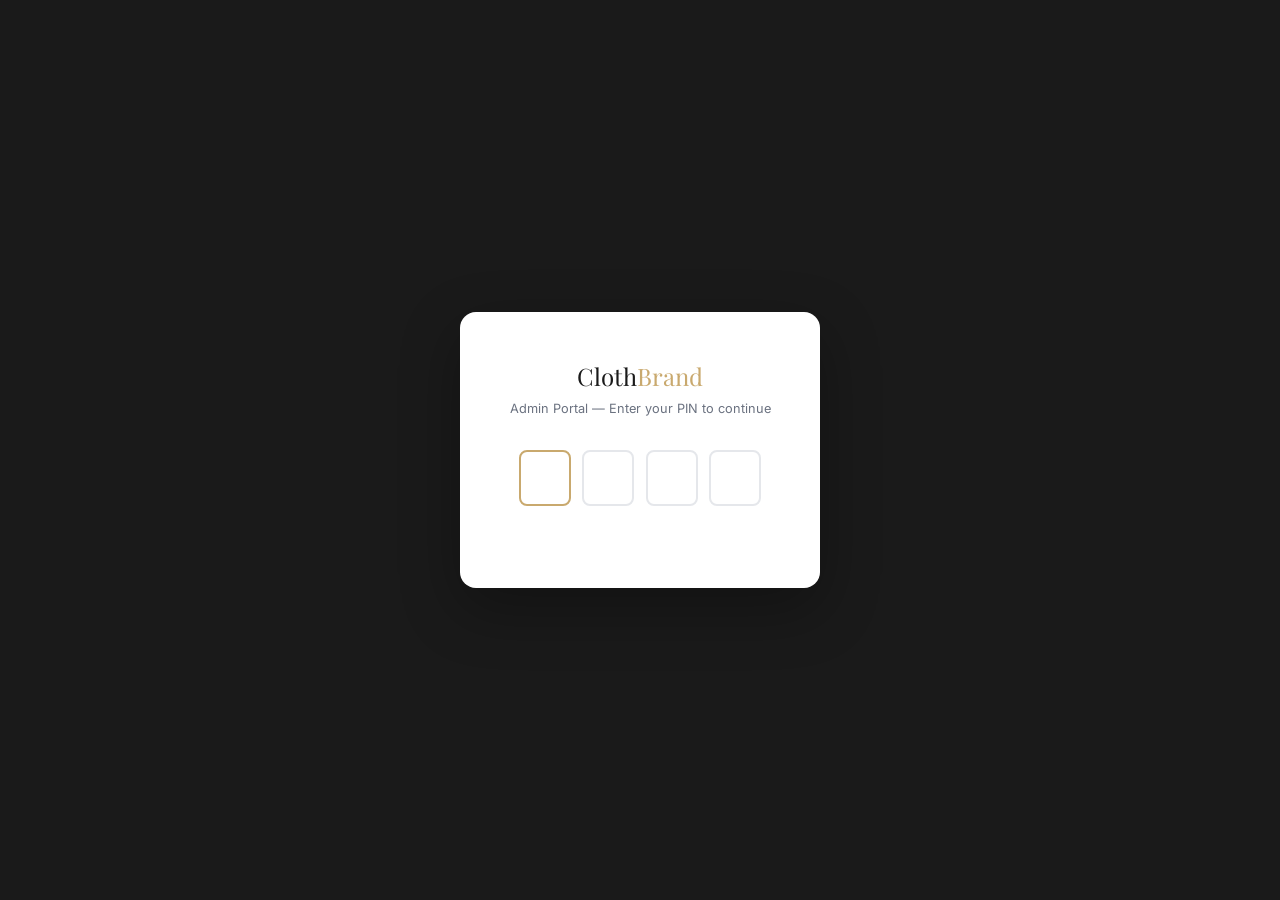
<file: src/pages/admin.html>
<!DOCTYPE html>
<html lang="en">
<head>
  <meta charset="UTF-8">
  <meta name="viewport" content="width=device-width, initial-scale=1.0">
  <title>Admin Portal — ClothBrand</title>
  <link rel="preconnect" href="https://fonts.googleapis.com">
  <link rel="preconnect" href="https://fonts.gstatic.com" crossorigin>
  <link href="https://fonts.googleapis.com/css2?family=Inter:wght@400;500;600;700&family=Playfair+Display:wght@700&display=swap" rel="stylesheet">
  <link rel="stylesheet" href="https://cdnjs.cloudflare.com/ajax/libs/font-awesome/6.5.0/css/all.min.css">
  <style>
    /* ── Reset & Tokens ───────────────────────────── */
    *, *::before, *::after { box-sizing: border-box; margin: 0; padding: 0; }
    :root {
      --bg:        #f4f6f9;
      --surface:   #ffffff;
      --primary:   #1a1a1a;
      --accent:    #c9a96e;
      --accent-dk: #b08d52;
      --muted:     #6b7280;
      --border:    #e5e7eb;
      --error:     #dc2626;
      --success:   #16a34a;
      --sidebar-w: 240px;
      --font:      'Inter', sans-serif;
      --heading:   'Playfair Display', serif;
      --radius:    8px;
      --shadow:    0 1px 6px rgba(0,0,0,0.08);
    }
    html { font-size: 15px; }
    body { font-family: var(--font); background: var(--bg); color: var(--primary); line-height: 1.6; }
    a { color: inherit; text-decoration: none; }
    ul { list-style: none; }
    button { cursor: pointer; border: none; font-family: inherit; font-size: inherit; }
    input, select, textarea { font-family: inherit; font-size: inherit; }
    img { max-width: 100%; display: block; }

    /* ── PIN LOCK SCREEN ──────────────────────────── */
    #lock-screen {
      position: fixed; inset: 0;
      background: var(--primary);
      display: flex; align-items: center; justify-content: center;
      z-index: 999;
    }
    .lock-card {
      background: var(--surface);
      border-radius: 16px;
      padding: 3rem 2.5rem;
      width: 360px;
      text-align: center;
      box-shadow: 0 20px 60px rgba(0,0,0,0.3);
    }
    .lock-logo { font-family: var(--heading); font-size: 1.6rem; margin-bottom: 0.25rem; }
    .lock-logo span { color: var(--accent); }
    .lock-sub  { color: var(--muted); font-size: 0.85rem; margin-bottom: 2rem; }
    .pin-inputs { display: flex; justify-content: center; gap: 0.75rem; margin-bottom: 1.5rem; }
    .pin-input {
      width: 52px; height: 56px;
      border: 2px solid var(--border);
      border-radius: var(--radius);
      text-align: center; font-size: 1.4rem; font-weight: 700;
      letter-spacing: 2px;
    }
    .pin-input:focus { outline: none; border-color: var(--accent); }
    #pin-error { color: var(--error); font-size: 0.8rem; margin-top: 0.5rem; min-height: 1.2em; }

    /* ── LAYOUT ───────────────────────────────────── */
    #app { display: none; min-height: 100vh; }

    .sidebar {
      position: fixed; top: 0; left: 0; bottom: 0;
      width: var(--sidebar-w);
      background: var(--primary);
      color: #fff;
      display: flex; flex-direction: column;
      z-index: 50;
    }

    .sidebar__logo {
      padding: 1.5rem 1.25rem 1rem;
      font-family: var(--heading);
      font-size: 1.25rem;
      border-bottom: 1px solid rgba(255,255,255,0.1);
    }
    .sidebar__logo span { color: var(--accent); }
    .sidebar__badge {
      display: inline-block;
      font-family: var(--font);
      font-size: 0.62rem;
      font-weight: 700;
      text-transform: uppercase;
      letter-spacing: 1px;
      background: var(--accent);
      color: #fff;
      padding: 2px 7px;
      border-radius: 4px;
      margin-left: 6px;
      vertical-align: middle;
    }

    .sidebar__nav { padding: 1rem 0; flex: 1; overflow-y: auto; }

    .nav-item {
      display: flex; align-items: center; gap: 0.75rem;
      padding: 0.7rem 1.25rem;
      font-size: 0.88rem; font-weight: 500;
      color: rgba(255,255,255,0.7);
      cursor: pointer;
      transition: background 0.15s, color 0.15s;
      border-left: 3px solid transparent;
    }
    .nav-item:hover { background: rgba(255,255,255,0.06); color: #fff; }
    .nav-item.active { background: rgba(201,169,110,0.15); color: #fff; border-left-color: var(--accent); }
    .nav-item i { width: 18px; text-align: center; font-size: 0.95rem; }

    .sidebar__footer {
      padding: 1rem 1.25rem;
      border-top: 1px solid rgba(255,255,255,0.1);
      font-size: 0.78rem;
      color: rgba(255,255,255,0.4);
    }

    .main {
      margin-left: var(--sidebar-w);
      min-height: 100vh;
      display: flex; flex-direction: column;
    }

    /* Top bar */
    .topbar {
      background: var(--surface);
      border-bottom: 1px solid var(--border);
      padding: 0 2rem;
      height: 60px;
      display: flex; align-items: center; justify-content: space-between;
      position: sticky; top: 0; z-index: 40;
    }
    .topbar__title { font-weight: 700; font-size: 1.05rem; }
    .topbar__actions { display: flex; align-items: center; gap: 1rem; }
    .topbar__store-link {
      font-size: 0.82rem; color: var(--accent); font-weight: 600;
      display: flex; align-items: center; gap: 0.35rem;
    }
    .topbar__store-link:hover { text-decoration: underline; }
    .logout-btn {
      font-size: 0.82rem; color: var(--muted);
      display: flex; align-items: center; gap: 0.35rem;
      background: none;
    }
    .logout-btn:hover { color: var(--error); }

    .content { padding: 2rem; flex: 1; }

    /* ── PANELS ───────────────────────────────────── */
    .panel { display: none; }
    .panel.active { display: block; }

    /* ── STATS CARDS ──────────────────────────────── */
    .stats-grid {
      display: grid;
      grid-template-columns: repeat(4, 1fr);
      gap: 1.25rem;
      margin-bottom: 2rem;
    }
    .stat-card {
      background: var(--surface);
      border-radius: var(--radius);
      padding: 1.5rem;
      box-shadow: var(--shadow);
      display: flex; align-items: center; gap: 1rem;
    }
    .stat-icon {
      width: 48px; height: 48px; border-radius: 12px;
      display: flex; align-items: center; justify-content: center;
      font-size: 1.2rem; flex-shrink: 0;
    }
    .stat-icon--gold   { background: rgba(201,169,110,0.15); color: var(--accent); }
    .stat-icon--blue   { background: rgba(59,130,246,0.12);  color: #3b82f6; }
    .stat-icon--green  { background: rgba(22,163,74,0.12);   color: #16a34a; }
    .stat-icon--purple { background: rgba(139,92,246,0.12);  color: #8b5cf6; }
    .stat-value { font-size: 1.6rem; font-weight: 700; line-height: 1.2; }
    .stat-label { font-size: 0.78rem; color: var(--muted); text-transform: uppercase; letter-spacing: 0.5px; }

    /* ── TABLE ────────────────────────────────────── */
    .card {
      background: var(--surface);
      border-radius: var(--radius);
      box-shadow: var(--shadow);
      overflow: hidden;
      margin-bottom: 1.5rem;
    }
    .card__header {
      padding: 1.1rem 1.5rem;
      border-bottom: 1px solid var(--border);
      display: flex; align-items: center; justify-content: space-between;
      gap: 1rem; flex-wrap: wrap;
    }
    .card__title { font-weight: 700; font-size: 0.95rem; }

    .search-input {
      padding: 7px 12px;
      border: 1px solid var(--border);
      border-radius: var(--radius);
      font-size: 0.85rem;
      width: 220px;
    }
    .search-input:focus { outline: none; border-color: var(--accent); }

    table { width: 100%; border-collapse: collapse; }
    th {
      text-align: left; font-size: 0.72rem; font-weight: 700;
      text-transform: uppercase; letter-spacing: 0.8px;
      color: var(--muted); padding: 0.75rem 1.5rem;
      background: #fafafa; border-bottom: 1px solid var(--border);
    }
    td {
      padding: 0.85rem 1.5rem;
      border-bottom: 1px solid var(--border);
      font-size: 0.88rem; vertical-align: middle;
    }
    tr:last-child td { border-bottom: none; }
    tr:hover td { background: #fafcff; }

    .prod-thumb {
      width: 44px; height: 52px;
      object-fit: cover; border-radius: 6px;
      background: #f0ece6;
    }
    .prod-info strong { display: block; font-size: 0.88rem; }
    .prod-info small  { color: var(--muted); font-size: 0.78rem; }

    .badge {
      display: inline-block;
      padding: 2px 9px; border-radius: 50px;
      font-size: 0.72rem; font-weight: 600;
    }
    .badge--ladies  { background:#fce7f3; color:#be185d; }
    .badge--women   { background:#ede9fe; color:#7c3aed; }
    .badge--accessories { background:#d1fae5; color:#065f46; }
    .badge--yes  { background:#d1fae5; color:#065f46; }
    .badge--no   { background:#f3f4f6; color:#6b7280; }

    .action-btns { display: flex; gap: 0.5rem; }
    .btn-icon {
      width: 32px; height: 32px;
      border-radius: 6px; font-size: 0.85rem;
      display: inline-flex; align-items: center; justify-content: center;
      transition: background 0.15s, color 0.15s;
      border: 1px solid var(--border);
      background: var(--surface);
    }
    .btn-icon:hover         { background: #f3f4f6; }
    .btn-icon--delete:hover { background: #fee2e2; color: var(--error); border-color: #fca5a5; }

    /* ── BUTTONS ──────────────────────────────────── */
    .btn {
      display: inline-flex; align-items: center; gap: 0.4rem;
      padding: 8px 18px; border-radius: var(--radius);
      font-weight: 600; font-size: 0.85rem;
      transition: background 0.15s, opacity 0.15s;
      border: none; cursor: pointer;
    }
    .btn--accent  { background: var(--accent); color: #fff; }
    .btn--accent:hover  { background: var(--accent-dk); }
    .btn--primary { background: var(--primary); color: #fff; }
    .btn--primary:hover { opacity: 0.85; }
    .btn--outline { background: transparent; border: 1.5px solid var(--border); color: var(--primary); }
    .btn--outline:hover { background: #f3f4f6; }
    .btn--danger  { background: #fee2e2; color: var(--error); }
    .btn--danger:hover { background: #fecaca; }
    .btn--full { width: 100%; justify-content: center; }

    /* ── MODAL ────────────────────────────────────── */
    .modal-overlay {
      position: fixed; inset: 0;
      background: rgba(0,0,0,0.45);
      display: none; align-items: center; justify-content: center;
      z-index: 200; padding: 1rem;
    }
    .modal-overlay.open { display: flex; }

    .modal {
      background: var(--surface);
      border-radius: 12px;
      width: 100%; max-width: 680px;
      max-height: 92vh; overflow-y: auto;
      box-shadow: 0 20px 60px rgba(0,0,0,0.2);
    }
    .modal__header {
      padding: 1.25rem 1.5rem;
      border-bottom: 1px solid var(--border);
      display: flex; align-items: center; justify-content: space-between;
    }
    .modal__title { font-weight: 700; font-size: 1rem; }
    .modal__close {
      width: 32px; height: 32px; border-radius: 50%;
      background: #f3f4f6; font-size: 1rem;
      display: flex; align-items: center; justify-content: center;
    }
    .modal__close:hover { background: #e5e7eb; }
    .modal__body    { padding: 1.5rem; }
    .modal__footer  {
      padding: 1.25rem 1.5rem;
      border-top: 1px solid var(--border);
      display: flex; justify-content: flex-end; gap: 0.75rem;
    }

    /* ── FORM ELEMENTS ────────────────────────────── */
    .form-row { display: grid; grid-template-columns: 1fr 1fr; gap: 1rem; }
    .form-row--3 { grid-template-columns: repeat(3, 1fr); }
    .fg { margin-bottom: 1rem; }
    .fg label { display: block; font-size: 0.8rem; font-weight: 600; margin-bottom: 0.35rem; }
    .fc {
      width: 100%; padding: 9px 12px;
      border: 1px solid var(--border); border-radius: var(--radius);
      font-size: 0.88rem; background: var(--surface);
      transition: border-color 0.15s;
    }
    .fc:focus { outline: none; border-color: var(--accent); box-shadow: 0 0 0 3px rgba(201,169,110,0.15); }
    textarea.fc { resize: vertical; min-height: 90px; }
    .fc-hint { font-size: 0.75rem; color: var(--muted); margin-top: 0.25rem; }

    /* Toggle switch */
    .toggle-row {
      display: flex; align-items: center; justify-content: space-between;
      padding: 0.75rem 0; border-bottom: 1px solid var(--border);
    }
    .toggle-row:last-child { border-bottom: none; }
    .toggle-label { font-size: 0.88rem; font-weight: 600; }
    .toggle-sub   { font-size: 0.78rem; color: var(--muted); }
    .switch { position: relative; display: inline-block; width: 42px; height: 24px; }
    .switch input { opacity: 0; width: 0; height: 0; }
    .slider {
      position: absolute; cursor: pointer; inset: 0;
      background: #d1d5db; border-radius: 24px;
      transition: background 0.2s;
    }
    .slider::before {
      content: ""; position: absolute;
      height: 18px; width: 18px; border-radius: 50%;
      left: 3px; bottom: 3px;
      background: #fff;
      transition: transform 0.2s;
    }
    input:checked + .slider { background: var(--accent); }
    input:checked + .slider::before { transform: translateX(18px); }

    /* Section divider */
    .section-divider {
      font-size: 0.72rem; font-weight: 700; text-transform: uppercase;
      letter-spacing: 1px; color: var(--muted);
      margin: 1.5rem 0 1rem;
      display: flex; align-items: center; gap: 0.75rem;
    }
    .section-divider::after {
      content: ""; flex: 1; height: 1px; background: var(--border);
    }

    /* Toast */
    #admin-toast {
      position: fixed; bottom: 24px; left: 50%;
      transform: translateX(-50%);
      background: var(--primary); color: #fff;
      padding: 10px 22px; border-radius: 50px;
      font-size: 0.85rem; font-weight: 600;
      box-shadow: 0 4px 16px rgba(0,0,0,0.2);
      z-index: 999; opacity: 0;
      transition: opacity 0.2s;
      pointer-events: none;
    }

    /* Confirm dialog */
    .confirm-overlay {
      position: fixed; inset: 0;
      background: rgba(0,0,0,0.45);
      display: none; align-items: center; justify-content: center;
      z-index: 300;
    }
    .confirm-overlay.open { display: flex; }
    .confirm-box {
      background: var(--surface); border-radius: 12px;
      padding: 2rem; width: 360px; text-align: center;
      box-shadow: 0 20px 60px rgba(0,0,0,0.2);
    }
    .confirm-box h3 { margin-bottom: 0.5rem; }
    .confirm-box p  { color: var(--muted); font-size: 0.88rem; margin-bottom: 1.5rem; }
    .confirm-box .confirm-actions { display: flex; gap: 0.75rem; justify-content: center; }

    /* Empty state */
    .empty-row td { text-align: center; padding: 3rem; color: var(--muted); }

    /* Tag input */
    .tag-list { display: flex; flex-wrap: wrap; gap: 0.4rem; margin-bottom: 0.5rem; }
    .tag {
      display: inline-flex; align-items: center; gap: 0.3rem;
      background: #f3f4f6; border-radius: 50px;
      padding: 3px 10px; font-size: 0.78rem; font-weight: 600;
    }
    .tag button { background: none; font-size: 0.75rem; color: var(--muted); line-height: 1; }
    .tag button:hover { color: var(--error); }

    /* Responsive */
    @media (max-width: 1024px) {
      .stats-grid { grid-template-columns: repeat(2, 1fr); }
      .form-row   { grid-template-columns: 1fr; }
      .form-row--3 { grid-template-columns: 1fr 1fr; }
    }
    @media (max-width: 768px) {
      :root { --sidebar-w: 0px; }
      .sidebar { transform: translateX(-240px); width: 240px; transition: transform 0.2s; }
      .sidebar.open { transform: translateX(0); }
      .main { margin-left: 0; }
    }
  </style>
</head>
<body>

<!-- ══ PIN LOCK SCREEN ══════════════════════════════════════ -->
<div id="lock-screen">
  <div class="lock-card">
    <p class="lock-logo">Cloth<span>Brand</span></p>
    <p class="lock-sub">Admin Portal — Enter your PIN to continue</p>
    <div class="pin-inputs">
      <input class="pin-input" type="password" maxlength="1" inputmode="numeric" pattern="[0-9]" autocomplete="off">
      <input class="pin-input" type="password" maxlength="1" inputmode="numeric" pattern="[0-9]" autocomplete="off">
      <input class="pin-input" type="password" maxlength="1" inputmode="numeric" pattern="[0-9]" autocomplete="off">
      <input class="pin-input" type="password" maxlength="1" inputmode="numeric" pattern="[0-9]" autocomplete="off">
    </div>
    <p id="pin-error"></p>
  </div>
</div>

<!-- ══ APP ══════════════════════════════════════════════════ -->
<div id="app">

  <!-- Sidebar -->
  <aside class="sidebar" id="sidebar">
    <div class="sidebar__logo">
      Cloth<span>Brand</span>
      <span class="sidebar__badge">Admin</span>
    </div>

    <nav class="sidebar__nav">
      <ul>
        <li class="nav-item active" data-panel="dashboard">
          <i class="fa-solid fa-gauge-high"></i> Dashboard
        </li>
        <li class="nav-item" data-panel="products">
          <i class="fa-solid fa-shirt"></i> Products
        </li>
        <li class="nav-item" data-panel="settings">
          <i class="fa-solid fa-gear"></i> Store Settings
        </li>
      </ul>
    </nav>

    <div class="sidebar__footer">
      v1.0 · ClothBrand Admin
    </div>
  </aside>

  <!-- Main area -->
  <div class="main">

    <!-- Top bar -->
    <header class="topbar">
      <span class="topbar__title" id="topbar-title">Dashboard</span>
      <div class="topbar__actions">
        <a href="index.html" target="_blank" class="topbar__store-link">
          <i class="fa-solid fa-arrow-up-right-from-square"></i> View Store
        </a>
        <button class="logout-btn" id="logout-btn">
          <i class="fa-solid fa-arrow-right-from-bracket"></i> Lock
        </button>
      </div>
    </header>

    <div class="content">

      <!-- ── DASHBOARD PANEL ─────────────────────── -->
      <div class="panel active" id="panel-dashboard">
        <div class="stats-grid" id="stats-grid">
          <!-- populated by JS -->
        </div>
        <div class="card">
          <div class="card__header">
            <span class="card__title">Product Overview</span>
            <button class="btn btn--accent btn--sm" id="dash-add-btn">
              <i class="fa-solid fa-plus"></i> Add Product
            </button>
          </div>
          <div id="dash-product-list"><!-- populated --></div>
        </div>
      </div>

      <!-- ── PRODUCTS PANEL ──────────────────────── -->
      <div class="panel" id="panel-products">
        <div class="card">
          <div class="card__header">
            <span class="card__title">All Products</span>
            <div style="display:flex;gap:.75rem;align-items:center;flex-wrap:wrap">
              <input type="search" class="search-input" id="product-search" placeholder="Search products…">
              <button class="btn btn--accent" id="add-product-btn">
                <i class="fa-solid fa-plus"></i> Add Product
              </button>
            </div>
          </div>
          <table>
            <thead>
              <tr>
                <th>Product</th>
                <th>Category</th>
                <th>Price (KSh)</th>
                <th>Sizes</th>
                <th>Featured</th>
                <th>New Arrival</th>
                <th>Actions</th>
              </tr>
            </thead>
            <tbody id="products-tbody"><!-- populated --></tbody>
          </table>
        </div>
      </div>

      <!-- ── SETTINGS PANEL ──────────────────────── -->
      <div class="panel" id="panel-settings">

        <!-- Brand & Contact -->
        <div class="card" style="margin-bottom:1.5rem">
          <div class="card__header"><span class="card__title">Brand &amp; Contact</span></div>
          <div style="padding:1.5rem">
            <div class="form-row">
              <div class="fg">
                <label>Brand Name</label>
                <input type="text" class="fc" id="s-brandName" placeholder="ClothBrand">
              </div>
              <div class="fg">
                <label>Tagline</label>
                <input type="text" class="fc" id="s-tagline" placeholder="Your brand slogan">
              </div>
            </div>
            <div class="form-row">
              <div class="fg">
                <label>Email</label>
                <input type="email" class="fc" id="s-email">
              </div>
              <div class="fg">
                <label>Phone</label>
                <input type="tel" class="fc" id="s-phone">
              </div>
            </div>
            <div class="form-row">
              <div class="fg">
                <label>Location</label>
                <input type="text" class="fc" id="s-location">
              </div>
              <div class="fg">
                <label>Business Hours</label>
                <input type="text" class="fc" id="s-hours">
              </div>
            </div>
            <div class="fg" style="max-width:260px">
              <label>Flat Shipping Fee (KSh)</label>
              <input type="number" class="fc" id="s-shipping" min="0">
            </div>
          </div>
        </div>

        <!-- Social Handles -->
        <div class="card" style="margin-bottom:1.5rem">
          <div class="card__header"><span class="card__title">Social Media Handles</span></div>
          <div style="padding:1.5rem">
            <div class="form-row">
              <div class="fg">
                <label><i class="fa-brands fa-instagram" style="color:#e1306c;margin-right:6px"></i>Instagram URL</label>
                <input type="url" class="fc" id="s-instagram" placeholder="https://instagram.com/yourhandle">
              </div>
              <div class="fg">
                <label><i class="fa-brands fa-x-twitter" style="margin-right:6px"></i>Twitter / X URL</label>
                <input type="url" class="fc" id="s-twitter" placeholder="https://twitter.com/yourhandle">
              </div>
            </div>
            <div class="form-row">
              <div class="fg">
                <label><i class="fa-brands fa-facebook-f" style="color:#1877f2;margin-right:6px"></i>Facebook URL</label>
                <input type="url" class="fc" id="s-facebook" placeholder="https://facebook.com/yourpage">
              </div>
              <div class="fg">
                <label><i class="fa-brands fa-tiktok" style="margin-right:6px"></i>TikTok URL</label>
                <input type="url" class="fc" id="s-tiktok" placeholder="https://tiktok.com/@yourhandle">
              </div>
            </div>
            <div class="fg" style="max-width:420px">
              <label><i class="fa-brands fa-whatsapp" style="color:#25d366;margin-right:6px"></i>WhatsApp Number (with country code)</label>
              <input type="tel" class="fc" id="s-whatsapp" placeholder="+254700000000">
              <p class="fc-hint">Customers can click to chat directly from the Contact page.</p>
            </div>
          </div>
        </div>

        <!-- Admin PIN -->
        <div class="card" style="margin-bottom:1.5rem">
          <div class="card__header"><span class="card__title">Admin PIN</span></div>
          <div style="padding:1.5rem">
            <div class="form-row" style="max-width:420px">
              <div class="fg">
                <label>New PIN (4 digits)</label>
                <input type="password" class="fc" id="s-pin" maxlength="4" placeholder="••••">
              </div>
              <div class="fg">
                <label>Confirm PIN</label>
                <input type="password" class="fc" id="s-pin-confirm" maxlength="4" placeholder="••••">
              </div>
            </div>
            <p class="fc-hint">Leave blank to keep the current PIN.</p>
          </div>
        </div>

        <button class="btn btn--accent" id="save-settings-btn" style="padding:10px 28px">
          <i class="fa-solid fa-floppy-disk"></i> Save All Settings
        </button>
      </div>

    </div><!-- /content -->
  </div><!-- /main -->
</div><!-- /app -->

<!-- ── PRODUCT MODAL ─────────────────────────────────────── -->
<div class="modal-overlay" id="product-modal">
  <div class="modal">
    <div class="modal__header">
      <span class="modal__title" id="modal-title">Add Product</span>
      <button class="modal__close" id="modal-close-btn" aria-label="Close modal">
        <i class="fa-solid fa-xmark"></i>
      </button>
    </div>
    <div class="modal__body">

      <div class="form-row">
        <div class="fg">
          <label>Product Name *</label>
          <input type="text" class="fc" id="p-name" placeholder="e.g. Floral Wrap Dress">
        </div>
        <div class="fg">
          <label>Category *</label>
          <select class="fc" id="p-category">
            <option value="">Select…</option>
            <option value="ladies">Ladies</option>
            <option value="women">Women</option>
            <option value="accessories">Accessories</option>
          </select>
        </div>
      </div>

      <div class="form-row">
        <div class="fg">
          <label>Price (KSh) *</label>
          <input type="number" class="fc" id="p-price" min="0" placeholder="e.g. 8999">
        </div>
        <div class="fg">
          <label>Image Path</label>
          <input type="text" class="fc" id="p-image" placeholder="../../public/images/cbs1.jpeg">
          <p class="fc-hint">Relative path from pages/ folder. Use existing images or add new ones to public/images/.</p>
        </div>
      </div>

      <div class="fg">
        <label>Short Description *</label>
        <textarea class="fc" id="p-description" rows="2" placeholder="A brief one-line summary shown on product cards"></textarea>
      </div>

      <div class="fg">
        <label>Full Description</label>
        <textarea class="fc" id="p-fullDescription" rows="4" placeholder="Detailed description: fabric, fit, styling tips, care instructions…"></textarea>
      </div>

      <div class="fg">
        <label>Material / Fabric</label>
        <input type="text" class="fc" id="p-material" placeholder="e.g. 100% Cotton, Silk blend, Stretch Denim">
      </div>

      <div class="fg">
        <label>Care Instructions</label>
        <input type="text" class="fc" id="p-care" placeholder="e.g. Machine wash cold, Do not tumble dry">
      </div>

      <div class="section-divider">Sizes</div>
      <div class="fg">
        <div class="tag-list" id="size-tags"></div>
        <div style="display:flex;gap:.5rem">
          <input type="text" class="fc" id="size-input" placeholder="Type a size (e.g. S, M, L, XL) and press Enter" style="flex:1">
          <button type="button" class="btn btn--outline" id="size-add-btn">Add</button>
        </div>
        <p class="fc-hint">Common: XS, S, M, L, XL, XXL, One Size</p>
      </div>

      <div class="section-divider">Colors</div>
      <div class="fg">
        <div class="tag-list" id="color-tags"></div>
        <div style="display:flex;gap:.5rem;align-items:center">
          <input type="text" class="fc" id="color-name-input" placeholder="Color name (e.g. Ivory)" style="flex:1">
          <input type="color" id="color-hex-input" value="#ffffff" style="width:40px;height:38px;padding:2px;border:1px solid var(--border);border-radius:var(--radius);cursor:pointer">
          <button type="button" class="btn btn--outline" id="color-add-btn">Add</button>
        </div>
      </div>

      <div class="section-divider">Visibility Flags</div>
      <div style="background:#fafafa;border-radius:var(--radius);padding:0 1rem">
        <div class="toggle-row">
          <div>
            <p class="toggle-label">Featured Product</p>
            <p class="toggle-sub">Shows in the homepage Featured section</p>
          </div>
          <label class="switch">
            <input type="checkbox" id="p-featured">
            <span class="slider"></span>
          </label>
        </div>
        <div class="toggle-row">
          <div>
            <p class="toggle-label">New Arrival</p>
            <p class="toggle-sub">Shows a "New" badge on the product card</p>
          </div>
          <label class="switch">
            <input type="checkbox" id="p-newArrival">
            <span class="slider"></span>
          </label>
        </div>
      </div>

    </div><!-- /modal body -->
    <div class="modal__footer">
      <button class="btn btn--outline" id="modal-cancel-btn">Cancel</button>
      <button class="btn btn--accent" id="modal-save-btn">
        <i class="fa-solid fa-floppy-disk"></i> Save Product
      </button>
    </div>
  </div>
</div>

<!-- ── DELETE CONFIRM ────────────────────────────────────── -->
<div class="confirm-overlay" id="confirm-overlay">
  <div class="confirm-box">
    <h3>Delete Product?</h3>
    <p id="confirm-msg">This product will be permanently removed from the catalog.</p>
    <div class="confirm-actions">
      <button class="btn btn--outline" id="confirm-cancel">Cancel</button>
      <button class="btn btn--danger" id="confirm-ok">Delete</button>
    </div>
  </div>
</div>

<!-- ── TOAST ─────────────────────────────────────────────── -->
<div id="admin-toast"></div>

<!-- ══ ADMIN SCRIPT ══════════════════════════════════════════ -->
<script type="module">
import {
  getProducts, saveProduct, deleteProduct, addProduct,
  getSettings, saveSettings
} from "../js/store.js";

// ── State ───────────────────────────────────────────────────
let editingId     = null;   // null = new product
let pendingDelete = null;
let tempSizes     = [];
let tempColors    = [];     // [{name, hex}]

// ── PIN LOCK ────────────────────────────────────────────────
const pinInputs = document.querySelectorAll(".pin-input");
const pinError  = document.getElementById("pin-error");

pinInputs.forEach((input, i) => {
  input.addEventListener("input", () => {
    input.value = input.value.replace(/\D/g, "");
    if (input.value && i < pinInputs.length - 1) pinInputs[i + 1].focus();
    if ([...pinInputs].every(p => p.value)) checkPin();
  });
  input.addEventListener("keydown", e => {
    if (e.key === "Backspace" && !input.value && i > 0) pinInputs[i - 1].focus();
  });
});

function checkPin() {
  const entered = [...pinInputs].map(p => p.value).join("");
  const correct = getSettings().adminPin || "1234";
  if (entered === correct) {
    document.getElementById("lock-screen").style.display = "none";
    document.getElementById("app").style.display = "block";
    initApp();
  } else {
    pinError.textContent = "Incorrect PIN. Try again.";
    pinInputs.forEach(p => { p.value = ""; p.classList.add("error"); });
    pinInputs[0].focus();
    setTimeout(() => pinInputs.forEach(p => p.classList.remove("error")), 600);
  }
}

document.getElementById("logout-btn").addEventListener("click", () => {
  document.getElementById("app").style.display = "none";
  document.getElementById("lock-screen").style.display = "flex";
  pinInputs.forEach(p => p.value = "");
  pinError.textContent = "";
  pinInputs[0].focus();
});

// ── NAVIGATION ──────────────────────────────────────────────
const panels = {
  dashboard: document.getElementById("panel-dashboard"),
  products:  document.getElementById("panel-products"),
  settings:  document.getElementById("panel-settings")
};
const titles = { dashboard: "Dashboard", products: "Products", settings: "Store Settings" };

document.querySelectorAll(".nav-item").forEach(item => {
  item.addEventListener("click", () => {
    document.querySelectorAll(".nav-item").forEach(n => n.classList.remove("active"));
    item.classList.add("active");
    const panelId = item.dataset.panel;
    Object.values(panels).forEach(p => p.classList.remove("active"));
    panels[panelId].classList.add("active");
    document.getElementById("topbar-title").textContent = titles[panelId];
    if (panelId === "settings") loadSettings();
  });
});

// ── INIT ────────────────────────────────────────────────────
function initApp() {
  renderDashboard();
  renderProductTable();

  document.getElementById("add-product-btn").addEventListener("click",  () => openModal(null));
  document.getElementById("dash-add-btn").addEventListener("click",     () => {
    document.querySelectorAll(".nav-item").forEach(n => n.classList.remove("active"));
    document.querySelector("[data-panel='products']").classList.add("active");
    Object.values(panels).forEach(p => p.classList.remove("active"));
    panels.products.classList.add("active");
    document.getElementById("topbar-title").textContent = "Products";
    openModal(null);
  });

  document.getElementById("product-search").addEventListener("input", e => {
    renderProductTable(e.target.value.trim().toLowerCase());
  });
}

// ── DASHBOARD ───────────────────────────────────────────────
function renderDashboard() {
  const products = getProducts();
  const featured = products.filter(p => p.featured).length;
  const newArr   = products.filter(p => p.newArrival).length;
  const avgPrice = products.length ? Math.round(products.reduce((s,p) => s+p.price, 0) / products.length) : 0;

  document.getElementById("stats-grid").innerHTML = `
    <div class="stat-card">
      <div class="stat-icon stat-icon--gold"><i class="fa-solid fa-shirt"></i></div>
      <div><div class="stat-value">${products.length}</div><div class="stat-label">Total Products</div></div>
    </div>
    <div class="stat-card">
      <div class="stat-icon stat-icon--blue"><i class="fa-solid fa-star"></i></div>
      <div><div class="stat-value">${featured}</div><div class="stat-label">Featured</div></div>
    </div>
    <div class="stat-card">
      <div class="stat-icon stat-icon--green"><i class="fa-solid fa-tag"></i></div>
      <div><div class="stat-value">${newArr}</div><div class="stat-label">New Arrivals</div></div>
    </div>
    <div class="stat-card">
      <div class="stat-icon stat-icon--purple"><i class="fa-solid fa-coins"></i></div>
      <div><div class="stat-value">KSh ${avgPrice.toLocaleString()}</div><div class="stat-label">Avg. Price</div></div>
    </div>`;

  // Mini product list in dashboard
  const tbody = document.getElementById("dash-product-list");
  tbody.innerHTML = `<table>
    <thead><tr>
      <th>Product</th><th>Category</th><th>Price</th><th>Sizes</th><th>Actions</th>
    </tr></thead>
    <tbody>${buildProductRows(products)}</tbody>
  </table>`;
  bindTableActions(tbody);
}

// ── PRODUCTS TABLE ───────────────────────────────────────────
function renderProductTable(query = "") {
  let products = getProducts();
  if (query) products = products.filter(p =>
    p.name.toLowerCase().includes(query) ||
    p.category.toLowerCase().includes(query)
  );
  const tbody = document.getElementById("products-tbody");
  tbody.innerHTML = buildProductRows(products, true);
  bindTableActions(document.getElementById("panel-products"));
}

function buildProductRows(products, showFeaturedCol = false) {
  if (!products.length) return `<tr class="empty-row"><td colspan="7">No products found.</td></tr>`;
  return products.map(p => `
    <tr>
      <td>
        <div style="display:flex;align-items:center;gap:.75rem">
          <img src="${p.image}" alt="${p.name}" class="prod-thumb">
          <div class="prod-info">
            <strong>${p.name}</strong>
            <small>${(p.description || "").slice(0, 55)}${p.description?.length > 55 ? "…" : ""}</small>
          </div>
        </div>
      </td>
      <td><span class="badge badge--${p.category}">${p.category}</span></td>
      <td><strong>KSh ${p.price.toLocaleString()}</strong></td>
      <td style="font-size:.8rem;color:var(--muted)">${(p.sizes || []).join(", ")}</td>
      ${showFeaturedCol ? `
        <td><span class="badge badge--${p.featured ? 'yes':'no'}">${p.featured ? 'Yes':'No'}</span></td>
        <td><span class="badge badge--${p.newArrival ? 'yes':'no'}">${p.newArrival ? 'Yes':'No'}</span></td>
      ` : ""}
      <td>
        <div class="action-btns">
          <button class="btn-icon edit-btn" data-id="${p.id}" title="Edit product" aria-label="Edit ${p.name}">
            <i class="fa-solid fa-pen"></i>
          </button>
          <button class="btn-icon btn-icon--delete delete-btn" data-id="${p.id}" title="Delete product" aria-label="Delete ${p.name}">
            <i class="fa-solid fa-trash"></i>
          </button>
        </div>
      </td>
    </tr>`).join("");
}

function bindTableActions(container) {
  container.querySelectorAll(".edit-btn").forEach(btn => {
    btn.addEventListener("click", () => openModal(Number(btn.dataset.id)));
  });
  container.querySelectorAll(".delete-btn").forEach(btn => {
    btn.addEventListener("click", () => confirmDelete(Number(btn.dataset.id)));
  });
}

// ── PRODUCT MODAL ────────────────────────────────────────────
const modal        = document.getElementById("product-modal");
const modalTitle   = document.getElementById("modal-title");

function openModal(id) {
  editingId  = id;
  tempSizes  = [];
  tempColors = [];

  const p = id ? getProducts().find(p => p.id === id) : null;
  modalTitle.textContent = p ? "Edit Product" : "Add Product";

  // Fill fields
  document.getElementById("p-name").value            = p?.name            || "";
  document.getElementById("p-category").value        = p?.category        || "";
  document.getElementById("p-price").value           = p?.price           || "";
  document.getElementById("p-image").value           = p?.image           || "../../public/images/cbs1.jpeg";
  document.getElementById("p-description").value     = p?.description     || "";
  document.getElementById("p-fullDescription").value = p?.fullDescription || "";
  document.getElementById("p-material").value        = p?.material        || "";
  document.getElementById("p-care").value            = p?.care            || "";
  document.getElementById("p-featured").checked      = p?.featured        || false;
  document.getElementById("p-newArrival").checked    = p?.newArrival      || false;

  // Sizes
  tempSizes = p ? [...(p.sizes || [])] : [];
  renderSizeTags();

  // Colors
  tempColors = p ? (p.colors || []).map((name, i) => ({ name, hex: (p.colorHex || [])[i] || "#cccccc" })) : [];
  renderColorTags();

  modal.classList.add("open");
  document.getElementById("p-name").focus();
}

function closeModal() { modal.classList.remove("open"); }

document.getElementById("modal-close-btn").addEventListener("click",  closeModal);
document.getElementById("modal-cancel-btn").addEventListener("click", closeModal);
modal.addEventListener("click", e => { if (e.target === modal) closeModal(); });

// Size tags
function renderSizeTags() {
  const el = document.getElementById("size-tags");
  el.innerHTML = tempSizes.map((s, i) => `
    <span class="tag">${s}
      <button type="button" data-idx="${i}" aria-label="Remove size ${s}">×</button>
    </span>`).join("");
  el.querySelectorAll("button").forEach(btn =>
    btn.addEventListener("click", () => { tempSizes.splice(Number(btn.dataset.idx), 1); renderSizeTags(); })
  );
}

function addSize() {
  const input = document.getElementById("size-input");
  const val   = input.value.trim().toUpperCase();
  if (val && !tempSizes.includes(val)) { tempSizes.push(val); renderSizeTags(); }
  input.value = "";
  input.focus();
}
document.getElementById("size-add-btn").addEventListener("click", addSize);
document.getElementById("size-input").addEventListener("keydown", e => { if (e.key === "Enter") { e.preventDefault(); addSize(); } });

// Color tags
function renderColorTags() {
  const el = document.getElementById("color-tags");
  el.innerHTML = tempColors.map((c, i) => `
    <span class="tag">
      <span style="display:inline-block;width:12px;height:12px;border-radius:50%;background:${c.hex};border:1px solid #ccc"></span>
      ${c.name}
      <button type="button" data-idx="${i}" aria-label="Remove color ${c.name}">×</button>
    </span>`).join("");
  el.querySelectorAll("button").forEach(btn =>
    btn.addEventListener("click", () => { tempColors.splice(Number(btn.dataset.idx), 1); renderColorTags(); })
  );
}

function addColor() {
  const nameInput = document.getElementById("color-name-input");
  const hexInput  = document.getElementById("color-hex-input");
  const name = nameInput.value.trim();
  if (!name) { nameInput.focus(); return; }
  tempColors.push({ name, hex: hexInput.value });
  renderColorTags();
  nameInput.value = "";
  nameInput.focus();
}
document.getElementById("color-add-btn").addEventListener("click", addColor);
document.getElementById("color-name-input").addEventListener("keydown", e => { if (e.key === "Enter") { e.preventDefault(); addColor(); } });

// Save product
document.getElementById("modal-save-btn").addEventListener("click", () => {
  const name  = document.getElementById("p-name").value.trim();
  const cat   = document.getElementById("p-category").value;
  const price = Number(document.getElementById("p-price").value);

  if (!name || !cat || !price) {
    toast("Please fill in Name, Category, and Price.", true); return;
  }

  const product = {
    id:              editingId || 0,
    name,
    category:        cat,
    price,
    image:           document.getElementById("p-image").value.trim() || "../../public/images/cbs1.jpeg",
    description:     document.getElementById("p-description").value.trim(),
    fullDescription: document.getElementById("p-fullDescription").value.trim(),
    material:        document.getElementById("p-material").value.trim(),
    care:            document.getElementById("p-care").value.trim(),
    sizes:           tempSizes,
    colors:          tempColors.map(c => c.name),
    colorHex:        tempColors.map(c => c.hex),
    featured:        document.getElementById("p-featured").checked,
    newArrival:      document.getElementById("p-newArrival").checked,
  };

  if (editingId) {
    saveProduct(product);
    toast(`"${name}" updated successfully.`);
  } else {
    addProduct(product);
    toast(`"${name}" added to catalog.`);
  }

  closeModal();
  renderProductTable(document.getElementById("product-search").value.toLowerCase());
  renderDashboard();
});

// ── DELETE CONFIRM ───────────────────────────────────────────
const confirmOverlay = document.getElementById("confirm-overlay");

function confirmDelete(id) {
  pendingDelete = id;
  const p = getProducts().find(p => p.id === id);
  document.getElementById("confirm-msg").textContent =
    `"${p?.name}" will be permanently removed from the catalog.`;
  confirmOverlay.classList.add("open");
}

document.getElementById("confirm-cancel").addEventListener("click", () => {
  confirmOverlay.classList.remove("open");
  pendingDelete = null;
});

document.getElementById("confirm-ok").addEventListener("click", () => {
  if (pendingDelete) {
    const p = getProducts().find(p => p.id === pendingDelete);
    deleteProduct(pendingDelete);
    toast(`"${p?.name}" deleted.`);
    pendingDelete = null;
  }
  confirmOverlay.classList.remove("open");
  renderProductTable(document.getElementById("product-search").value.toLowerCase());
  renderDashboard();
});

// ── SETTINGS ────────────────────────────────────────────────
function loadSettings() {
  const s = getSettings();
  ["brandName","tagline","email","phone","location","hours",
   "shipping","instagram","twitter","facebook","tiktok","whatsapp"]
    .forEach(k => {
      const el = document.getElementById(`s-${k}`);
      if (el) el.value = s[k] ?? "";
    });
  document.getElementById("s-pin").value         = "";
  document.getElementById("s-pin-confirm").value = "";
}

document.getElementById("save-settings-btn").addEventListener("click", () => {
  const current = getSettings();

  const pin        = document.getElementById("s-pin").value.trim();
  const pinConfirm = document.getElementById("s-pin-confirm").value.trim();

  if (pin && pin !== pinConfirm) {
    toast("PINs do not match. Settings not saved.", true); return;
  }
  if (pin && !/^\d{4}$/.test(pin)) {
    toast("PIN must be exactly 4 digits.", true); return;
  }

  const updated = {
    brandName:  document.getElementById("s-brandName").value.trim()  || current.brandName,
    tagline:    document.getElementById("s-tagline").value.trim()    || current.tagline,
    email:      document.getElementById("s-email").value.trim()      || current.email,
    phone:      document.getElementById("s-phone").value.trim()      || current.phone,
    location:   document.getElementById("s-location").value.trim()   || current.location,
    hours:      document.getElementById("s-hours").value.trim()      || current.hours,
    shipping:   Number(document.getElementById("s-shipping").value)  || current.shipping,
    instagram:  document.getElementById("s-instagram").value.trim(),
    twitter:    document.getElementById("s-twitter").value.trim(),
    facebook:   document.getElementById("s-facebook").value.trim(),
    tiktok:     document.getElementById("s-tiktok").value.trim(),
    whatsapp:   document.getElementById("s-whatsapp").value.trim(),
    adminPin:   pin || current.adminPin
  };

  saveSettings(updated);
  toast("Settings saved successfully.");
});

// ── TOAST ────────────────────────────────────────────────────
function toast(msg, isError = false) {
  const t = document.getElementById("admin-toast");
  t.textContent = msg;
  t.style.background = isError ? "var(--error)" : "var(--primary)";
  t.style.opacity = "1";
  clearTimeout(t._timer);
  t._timer = setTimeout(() => { t.style.opacity = "0"; }, 2800);
}

// Auto-focus first PIN input on load
window.addEventListener("load", () => pinInputs[0].focus());
</script>
</body>
</html>
</file>
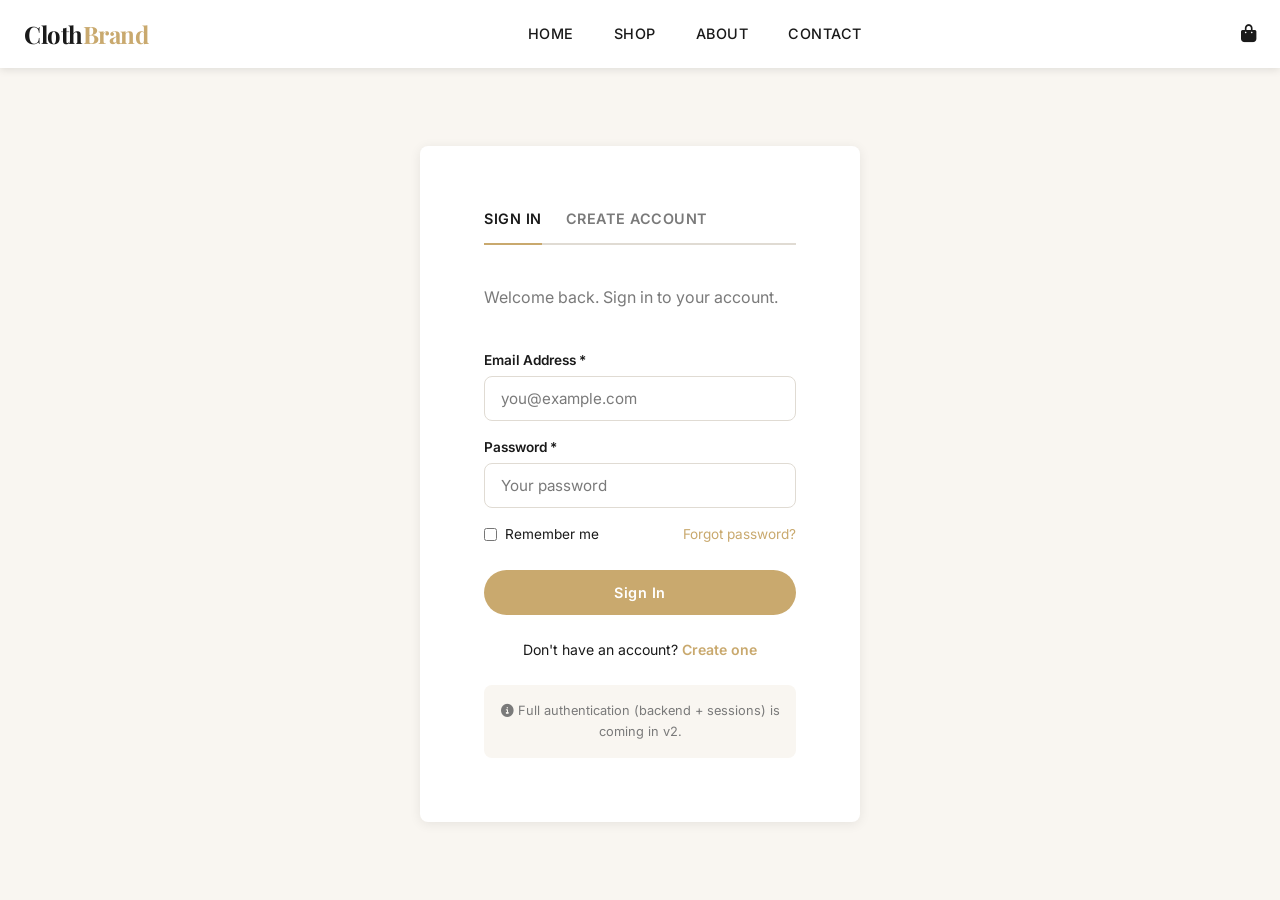
<file: src/pages/auth.html>
<!DOCTYPE html>
<html lang="en">
<head>
  <meta charset="UTF-8">
  <meta name="viewport" content="width=device-width, initial-scale=1.0">
  <meta name="description" content="Sign in or create an account — Clothing Brand">
  <title>Sign In — Clothing Brand</title>
  <link rel="preconnect" href="https://fonts.googleapis.com">
  <link rel="preconnect" href="https://fonts.gstatic.com" crossorigin>
  <link href="https://fonts.googleapis.com/css2?family=Inter:wght@400;500;600;700&family=Playfair+Display:wght@700&display=swap" rel="stylesheet">
  <link rel="stylesheet" href="https://cdnjs.cloudflare.com/ajax/libs/font-awesome/6.5.0/css/all.min.css">
  <link rel="stylesheet" href="../css/base.css">
  <link rel="stylesheet" href="../css/layout.css">
  <link rel="stylesheet" href="../css/components.css">
  <link rel="stylesheet" href="../css/pages.css">
</head>
<body>

  <nav class="navbar" role="navigation" aria-label="Main navigation">
    <div class="container">
      <div class="navbar__inner">
        <a href="index.html" class="navbar__logo">Cloth<span>Brand</span></a>
        <ul class="navbar__links">
          <li><a href="index.html">Home</a></li>
          <li><a href="shop.html">Shop</a></li>
          <li><a href="about.html">About</a></li>
          <li><a href="contact.html">Contact</a></li>
        </ul>
        <div class="navbar__actions">
          <a href="cart.html" class="cart-btn" aria-label="Shopping cart">
            <i class="fa-solid fa-bag-shopping"></i>
            <span class="cart-badge hidden" aria-live="polite">0</span>
          </a>
          <button class="hamburger" aria-label="Toggle navigation menu" aria-expanded="false">
            <span></span><span></span><span></span>
          </button>
        </div>
      </div>
    </div>
  </nav>

  <div class="mobile-nav" role="navigation" aria-label="Mobile navigation">
    <a href="index.html">Home</a>
    <a href="shop.html">Shop</a>
    <a href="about.html">About</a>
    <a href="contact.html">Contact</a>
    <a href="cart.html"><i class="fa-solid fa-bag-shopping"></i> Cart</a>
  </div>

  <main>
    <div class="auth-wrapper">
      <div class="auth-card">

        <!-- Tabs -->
        <div class="tabs" role="tablist">
          <button class="tab-btn active" id="tab-login-btn" data-tab="tab-login"
                  role="tab" aria-selected="true">Sign In</button>
          <button class="tab-btn" id="tab-signup-btn" data-tab="tab-signup"
                  role="tab" aria-selected="false">Create Account</button>
        </div>

        <!-- LOGIN -->
        <div id="tab-login" class="tab-panel active" role="tabpanel">
          <p class="subtitle">Welcome back. Sign in to your account.</p>
          <form id="login-form" novalidate>
            <div class="form-group">
              <label for="login-email">Email Address *</label>
              <input type="email" id="login-email" class="form-control" required
                     placeholder="you@example.com" autocomplete="email">
              <p class="form-error" id="login-email-err">Please enter a valid email.</p>
            </div>
            <div class="form-group">
              <label for="login-password">Password *</label>
              <input type="password" id="login-password" class="form-control" required
                     placeholder="Your password" autocomplete="current-password">
              <p class="form-error" id="login-password-err">Please enter your password.</p>
            </div>
            <div class="flex-between" style="margin-bottom:1.5rem">
              <label style="display:flex;align-items:center;gap:.5rem;font-size:.85rem;cursor:pointer">
                <input type="checkbox" style="accent-color:var(--color-accent)"> Remember me
              </label>
              <a href="#" style="font-size:.85rem;color:var(--color-accent)">Forgot password?</a>
            </div>
            <button type="submit" class="btn btn--accent btn--full">Sign In</button>
          </form>
          <p class="auth-switch">Don't have an account? <a href="#" id="go-signup">Create one</a></p>
        </div>

        <!-- SIGN UP -->
        <div id="tab-signup" class="tab-panel" role="tabpanel">
          <p class="subtitle">Create your free account.</p>
          <form id="signup-form" novalidate>
            <div class="form-grid">
              <div class="form-group">
                <label for="signup-first">First Name *</label>
                <input type="text" id="signup-first" class="form-control" required
                       placeholder="Jane" autocomplete="given-name">
                <p class="form-error" id="signup-first-err">Required.</p>
              </div>
              <div class="form-group">
                <label for="signup-last">Last Name *</label>
                <input type="text" id="signup-last" class="form-control" required
                       placeholder="Doe" autocomplete="family-name">
                <p class="form-error" id="signup-last-err">Required.</p>
              </div>
            </div>
            <div class="form-group">
              <label for="signup-email">Email Address *</label>
              <input type="email" id="signup-email" class="form-control" required
                     placeholder="you@example.com" autocomplete="email">
              <p class="form-error" id="signup-email-err">Please enter a valid email.</p>
            </div>
            <div class="form-group">
              <label for="signup-password">Password *</label>
              <input type="password" id="signup-password" class="form-control" required
                     placeholder="Min. 8 characters" autocomplete="new-password" minlength="8">
              <p class="form-error" id="signup-password-err">Password must be at least 8 characters.</p>
            </div>
            <div class="form-group">
              <label for="signup-confirm">Confirm Password *</label>
              <input type="password" id="signup-confirm" class="form-control" required
                     placeholder="Repeat your password" autocomplete="new-password">
              <p class="form-error" id="signup-confirm-err">Passwords do not match.</p>
            </div>
            <button type="submit" class="btn btn--accent btn--full">Create Account</button>
          </form>
          <p class="auth-switch">Already have an account? <a href="#" id="go-login">Sign in</a></p>
        </div>

        <!-- v2 notice -->
        <p class="auth-notice">
          <i class="fa-solid fa-circle-info"></i>
          Full authentication (backend + sessions) is coming in v2.
        </p>
      </div>
    </div>
  </main>

  <script type="module">
    import { updateCartBadge } from "../js/cart.js";

    document.addEventListener("DOMContentLoaded", () => {
      updateCartBadge();

      // Mobile menu
      const hamburger = document.querySelector(".hamburger");
      const mobileNav = document.querySelector(".mobile-nav");
      if (hamburger && mobileNav) {
        hamburger.addEventListener("click", () => {
          hamburger.classList.toggle("open");
          mobileNav.classList.toggle("open");
        });
      }

      // Tab switching
      function switchTab(tabId) {
        document.querySelectorAll(".tab-btn").forEach(b => {
          b.classList.toggle("active", b.dataset.tab === tabId);
          b.setAttribute("aria-selected", b.dataset.tab === tabId);
        });
        document.querySelectorAll(".tab-panel").forEach(p => {
          p.classList.toggle("active", p.id === tabId);
        });
      }

      document.querySelectorAll(".tab-btn").forEach(btn => {
        btn.addEventListener("click", () => switchTab(btn.dataset.tab));
      });

      document.getElementById("go-signup")?.addEventListener("click", e => { e.preventDefault(); switchTab("tab-signup"); });
      document.getElementById("go-login")?.addEventListener("click",  e => { e.preventDefault(); switchTab("tab-login"); });

      // Login form
      document.getElementById("login-form").addEventListener("submit", e => {
        e.preventDefault();
        let valid = true;
        ["login-email","login-password"].forEach(id => {
          const f = document.getElementById(id);
          const err = document.getElementById(`${id}-err`);
          if (!f.value.trim()) {
            f.classList.add("error"); err?.classList.add("visible"); valid = false;
          } else {
            f.classList.remove("error"); err?.classList.remove("visible");
          }
        });
        if (valid) alert("Login flow will be available in v2. Stay tuned!");
      });

      // Sign-up form
      document.getElementById("signup-form").addEventListener("submit", e => {
        e.preventDefault();
        let valid = true;
        ["signup-first","signup-last","signup-email","signup-password","signup-confirm"].forEach(id => {
          const f = document.getElementById(id);
          const err = document.getElementById(`${id}-err`);
          if (!f.value.trim()) {
            f.classList.add("error"); err?.classList.add("visible"); valid = false;
          } else {
            f.classList.remove("error"); err?.classList.remove("visible");
          }
        });

        // Password length
        const pw = document.getElementById("signup-password");
        if (pw.value.length > 0 && pw.value.length < 8) {
          pw.classList.add("error");
          document.getElementById("signup-password-err").classList.add("visible");
          valid = false;
        }

        // Password match
        const confirm = document.getElementById("signup-confirm");
        const matchErr = document.getElementById("signup-confirm-err");
        if (pw.value !== confirm.value) {
          confirm.classList.add("error"); matchErr.classList.add("visible"); valid = false;
        } else {
          confirm.classList.remove("error"); matchErr.classList.remove("visible");
        }

        if (valid) alert("Account creation will be available in v2. Stay tuned!");
      });
    });
  </script>
</body>
</html>
</file>
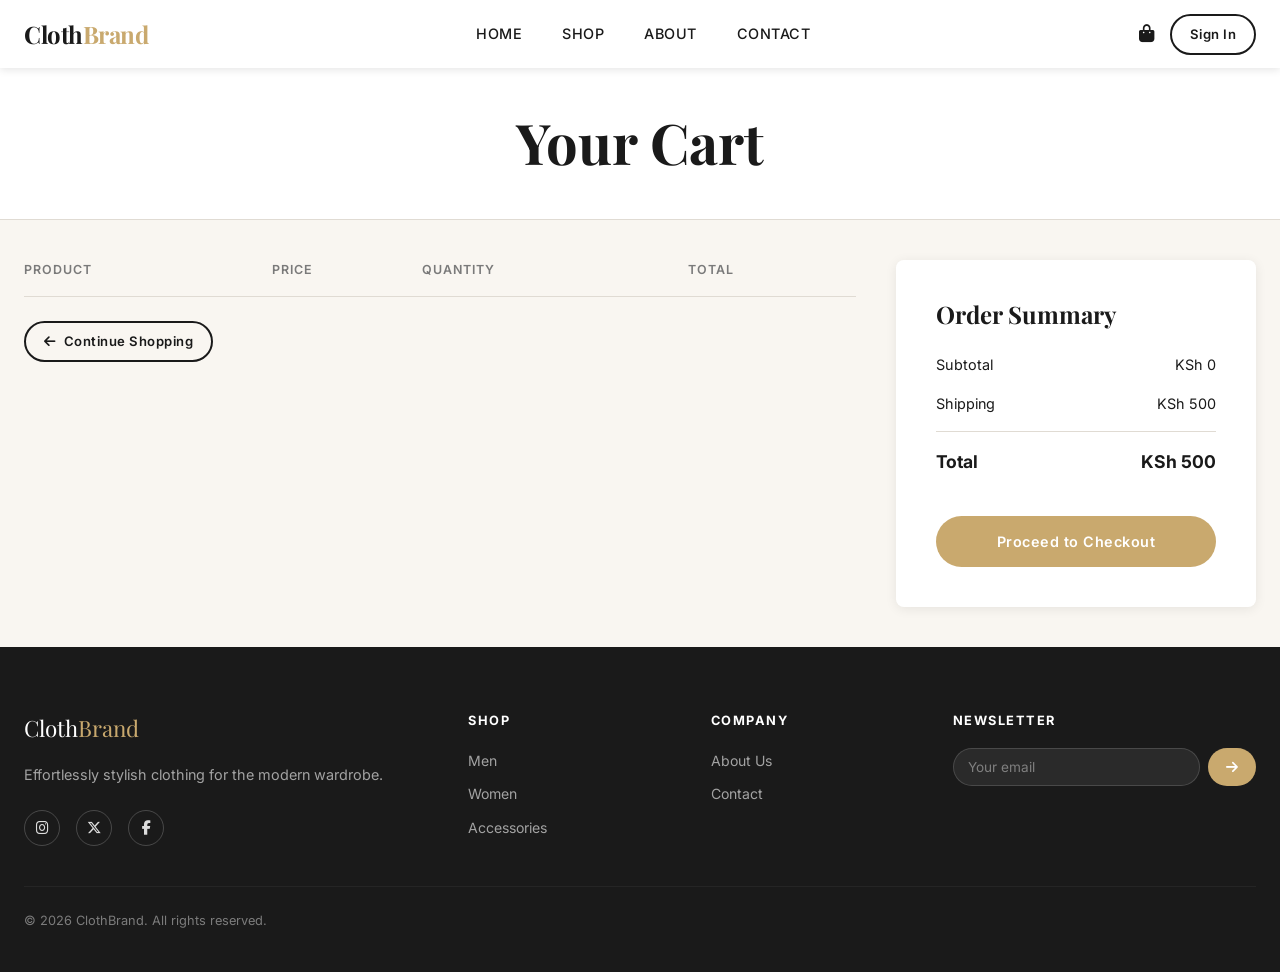
<file: src/pages/cart.html>
<!DOCTYPE html>
<html lang="en">
<head>
  <meta charset="UTF-8">
  <meta name="viewport" content="width=device-width, initial-scale=1.0">
  <meta name="description" content="Your shopping cart — Clothing Brand">
  <title>Cart — Clothing Brand</title>
  <link rel="preconnect" href="https://fonts.googleapis.com">
  <link rel="preconnect" href="https://fonts.gstatic.com" crossorigin>
  <link href="https://fonts.googleapis.com/css2?family=Inter:wght@400;500;600;700&family=Playfair+Display:wght@700&display=swap" rel="stylesheet">
  <link rel="stylesheet" href="https://cdnjs.cloudflare.com/ajax/libs/font-awesome/6.5.0/css/all.min.css">
  <link rel="stylesheet" href="../css/base.css">
  <link rel="stylesheet" href="../css/layout.css">
  <link rel="stylesheet" href="../css/components.css">
  <link rel="stylesheet" href="../css/pages.css">
</head>
<body>

  <nav class="navbar" role="navigation" aria-label="Main navigation">
    <div class="container">
      <div class="navbar__inner">
        <a href="index.html" class="navbar__logo">Cloth<span>Brand</span></a>
        <ul class="navbar__links">
          <li><a href="index.html">Home</a></li>
          <li><a href="shop.html">Shop</a></li>
          <li><a href="about.html">About</a></li>
          <li><a href="contact.html">Contact</a></li>
        </ul>
        <div class="navbar__actions">
          <a href="cart.html" class="cart-btn" aria-label="Shopping cart">
            <i class="fa-solid fa-bag-shopping"></i>
            <span class="cart-badge hidden" aria-live="polite">0</span>
          </a>
          <a href="auth.html" class="btn btn--outline btn--sm">Sign In</a>
          <button class="hamburger" aria-label="Toggle navigation menu" aria-expanded="false">
            <span></span><span></span><span></span>
          </button>
        </div>
      </div>
    </div>
  </nav>

  <div class="mobile-nav" role="navigation" aria-label="Mobile navigation">
    <a href="index.html">Home</a>
    <a href="shop.html">Shop</a>
    <a href="about.html">About</a>
    <a href="contact.html">Contact</a>
    <a href="cart.html"><i class="fa-solid fa-bag-shopping"></i> Cart</a>
    <a href="auth.html">Sign In</a>
  </div>

  <main>
    <div class="page-header">
      <div class="container">
        <h1>Your Cart</h1>
      </div>
    </div>

    <div class="container">
      <!-- Empty state -->
      <div id="cart-empty" class="empty-state" style="display:none">
        <i class="fa-solid fa-bag-shopping"></i>
        <h3>Your cart is empty</h3>
        <p>Looks like you haven't added anything yet.</p>
        <a href="shop.html" class="btn btn--primary" style="margin-top:1.5rem">Continue Shopping</a>
      </div>

      <!-- Cart content -->
      <div id="cart-content" class="cart-layout">
        <!-- Items table -->
        <div>
          <table class="cart-table" id="cart-table" aria-label="Cart items">
            <thead>
              <tr>
                <th scope="col">Product</th>
                <th scope="col">Price</th>
                <th scope="col">Quantity</th>
                <th scope="col">Total</th>
                <th scope="col"><span class="sr-only">Remove</span></th>
              </tr>
            </thead>
            <tbody id="cart-body">
              <!-- Populated by cart-page.js -->
            </tbody>
          </table>
          <div class="flex-between mt-lg">
            <a href="shop.html" class="btn btn--outline btn--sm">
              <i class="fa-solid fa-arrow-left"></i> Continue Shopping
            </a>
          </div>
        </div>

        <!-- Order summary -->
        <aside class="order-summary" aria-label="Order summary">
          <h3>Order Summary</h3>
          <div class="summary-row">
            <span>Subtotal</span>
            <span id="subtotal">KSh 0</span>
          </div>
          <div class="summary-row">
            <span>Shipping</span>
            <span id="shipping">KSh 500</span>
          </div>
          <div class="summary-row summary-row--total">
            <span>Total</span>
            <span id="total">KSh 500</span>
          </div>
          <a href="checkout.html" class="btn btn--accent btn--full" style="margin-top:1.5rem">
            Proceed to Checkout
          </a>
        </aside>
      </div>
    </div>
  </main>

  <footer class="footer" role="contentinfo">
    <div class="container">
      <div class="footer__grid">
        <div>
          <p class="footer__brand-name">Cloth<span>Brand</span></p>
          <p class="footer__tagline">Effortlessly stylish clothing for the modern wardrobe.</p>
          <div class="footer__socials">
            <a href="#" aria-label="Instagram"><i class="fa-brands fa-instagram"></i></a>
            <a href="#" aria-label="Twitter / X"><i class="fa-brands fa-x-twitter"></i></a>
            <a href="#" aria-label="Facebook"><i class="fa-brands fa-facebook-f"></i></a>
          </div>
        </div>
        <div>
          <p class="footer__heading">Shop</p>
          <ul class="footer__links">
            <li><a href="shop.html?category=men">Men</a></li>
            <li><a href="shop.html?category=women">Women</a></li>
            <li><a href="shop.html?category=accessories">Accessories</a></li>
          </ul>
        </div>
        <div>
          <p class="footer__heading">Company</p>
          <ul class="footer__links">
            <li><a href="about.html">About Us</a></li>
            <li><a href="contact.html">Contact</a></li>
          </ul>
        </div>
        <div>
          <p class="footer__heading">Newsletter</p>
          <form class="newsletter-form" onsubmit="return false">
            <input type="email" class="newsletter-input" placeholder="Your email" aria-label="Email address">
            <button type="submit" class="newsletter-btn" aria-label="Subscribe"><i class="fa-solid fa-arrow-right"></i></button>
          </form>
        </div>
      </div>
      <div class="footer__bottom">
        <span>&copy; 2026 ClothBrand. All rights reserved.</span>
      </div>
    </div>
  </footer>

  <script type="module">
    import { getCart, updateQty, removeFromCart, getSubtotal, updateCartBadge } from "../js/cart.js";
    import { initMobileMenu } from "../js/main.js";

    const SHIPPING = 500;

    function render() {
      updateCartBadge();
      const cart = getCart();
      const empty   = document.getElementById("cart-empty");
      const content = document.getElementById("cart-content");

      if (cart.length === 0) {
        empty.style.display   = "block";
        content.style.display = "none";
        return;
      }
      empty.style.display   = "none";
      content.style.display = "grid";

      const tbody = document.getElementById("cart-body");
      tbody.innerHTML = cart.map((item, i) => `
        <tr>
          <td>
            <div class="cart-item__product">
              <img src="${item.image}" alt="${item.name}" class="cart-item__img">
              <div>
                <strong>${item.name}</strong>
                <div class="cart-item__meta">Size: ${item.size} · Color: ${item.color}</div>
              </div>
            </div>
          </td>
          <td>KSh ${item.price.toLocaleString()}</td>
          <td>
            <div class="qty-stepper">
              <button onclick="changeQty(${i}, ${item.qty - 1})" aria-label="Decrease quantity">−</button>
              <input type="number" value="${item.qty}" min="1"
                     onchange="changeQty(${i}, parseInt(this.value)||1)"
                     aria-label="Quantity for ${item.name}">
              <button onclick="changeQty(${i}, ${item.qty + 1})" aria-label="Increase quantity">+</button>
            </div>
          </td>
          <td><strong>KSh ${(item.price * item.qty).toLocaleString()}</strong></td>
          <td>
            <button class="remove-btn" onclick="remove(${i})" aria-label="Remove ${item.name} from cart">
              Remove
            </button>
          </td>
        </tr>
      `).join("");

      const subtotal = getSubtotal();
      document.getElementById("subtotal").textContent = `KSh ${subtotal.toLocaleString()}`;
      document.getElementById("total").textContent    = `KSh ${(subtotal + SHIPPING).toLocaleString()}`;
    }

    window.changeQty = (i, qty) => { updateQty(i, qty); render(); };
    window.remove    = (i)      => { removeFromCart(i);  render(); };

    document.addEventListener("DOMContentLoaded", () => {
      render();
      // mobile menu via inline init
      const hamburger = document.querySelector(".hamburger");
      const mobileNav = document.querySelector(".mobile-nav");
      if (hamburger && mobileNav) {
        hamburger.addEventListener("click", () => {
          hamburger.classList.toggle("open");
          mobileNav.classList.toggle("open");
        });
      }
    });
  </script>
</body>
</html>
</file>
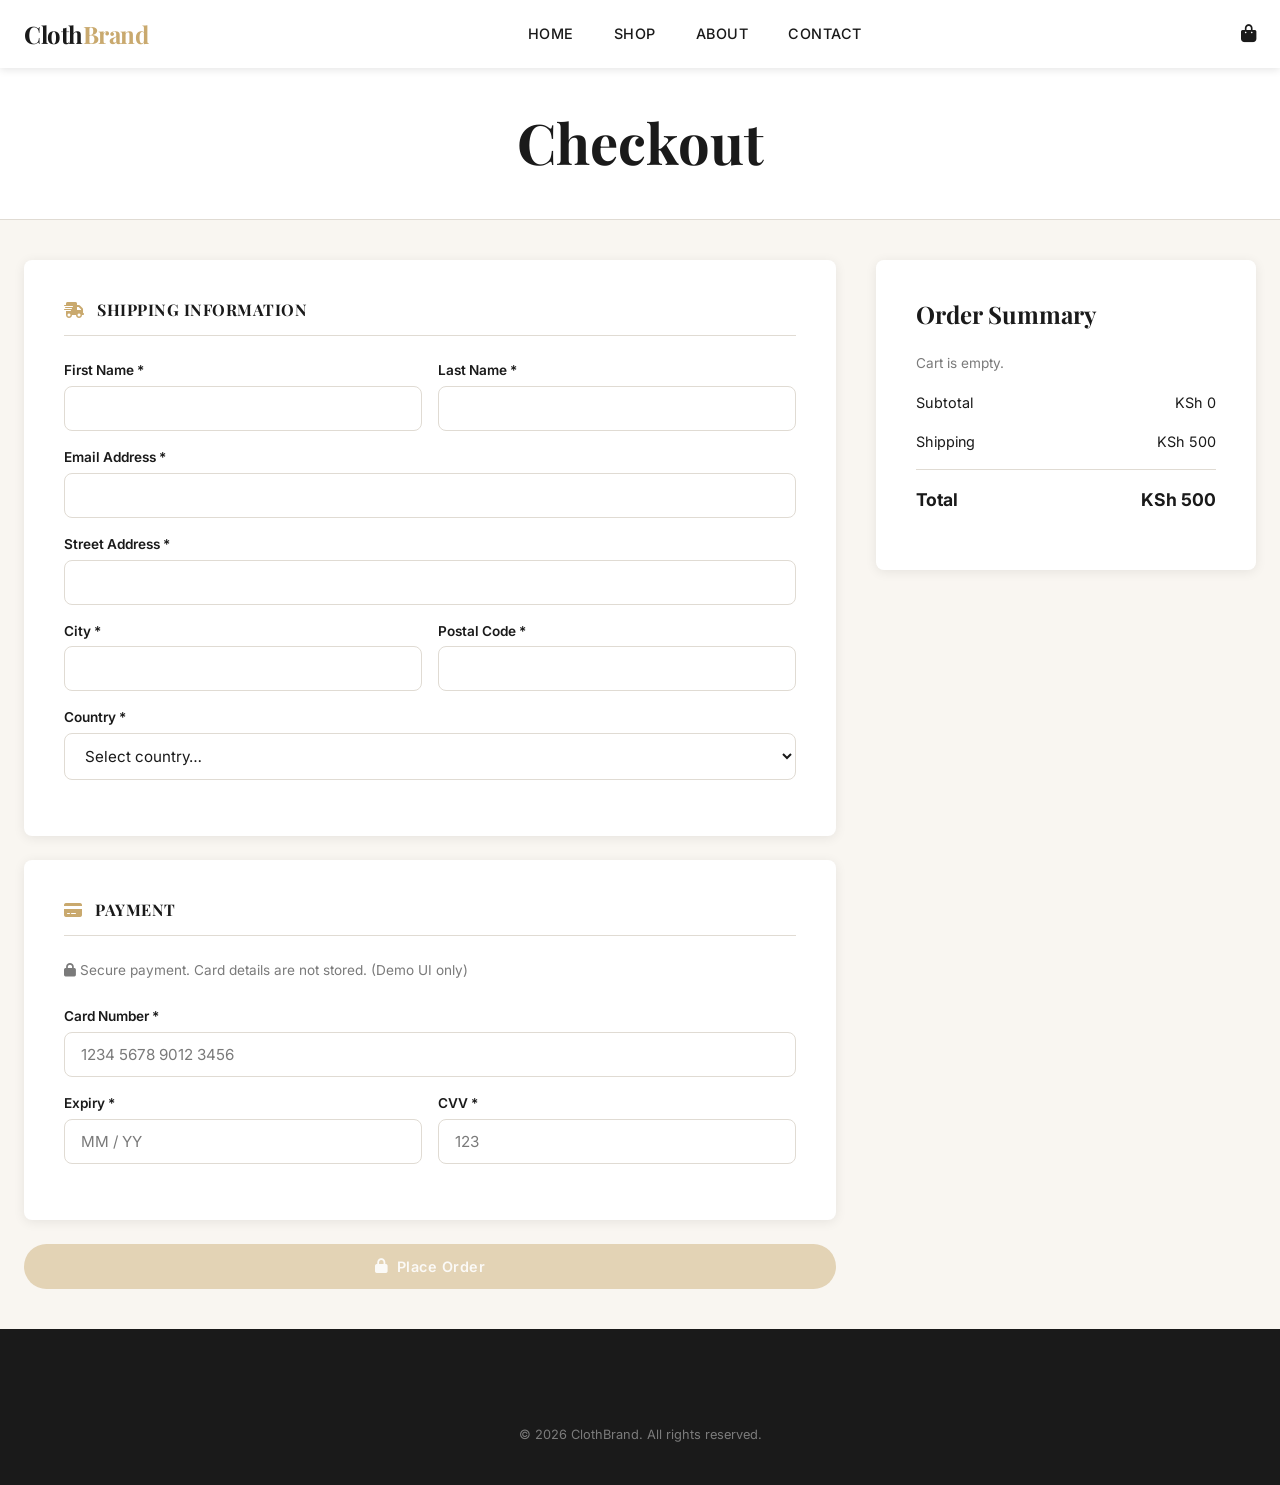
<file: src/pages/checkout.html>
<!DOCTYPE html>
<html lang="en">
<head>
  <meta charset="UTF-8">
  <meta name="viewport" content="width=device-width, initial-scale=1.0">
  <meta name="description" content="Checkout — Clothing Brand">
  <title>Checkout — Clothing Brand</title>
  <link rel="preconnect" href="https://fonts.googleapis.com">
  <link rel="preconnect" href="https://fonts.gstatic.com" crossorigin>
  <link href="https://fonts.googleapis.com/css2?family=Inter:wght@400;500;600;700&family=Playfair+Display:wght@700&display=swap" rel="stylesheet">
  <link rel="stylesheet" href="https://cdnjs.cloudflare.com/ajax/libs/font-awesome/6.5.0/css/all.min.css">
  <link rel="stylesheet" href="../css/base.css">
  <link rel="stylesheet" href="../css/layout.css">
  <link rel="stylesheet" href="../css/components.css">
  <link rel="stylesheet" href="../css/pages.css">
</head>
<body>

  <nav class="navbar" role="navigation" aria-label="Main navigation">
    <div class="container">
      <div class="navbar__inner">
        <a href="index.html" class="navbar__logo">Cloth<span>Brand</span></a>
        <ul class="navbar__links">
          <li><a href="index.html">Home</a></li>
          <li><a href="shop.html">Shop</a></li>
          <li><a href="about.html">About</a></li>
          <li><a href="contact.html">Contact</a></li>
        </ul>
        <div class="navbar__actions">
          <a href="cart.html" class="cart-btn" aria-label="Shopping cart">
            <i class="fa-solid fa-bag-shopping"></i>
            <span class="cart-badge hidden" aria-live="polite">0</span>
          </a>
          <button class="hamburger" aria-label="Toggle navigation menu" aria-expanded="false">
            <span></span><span></span><span></span>
          </button>
        </div>
      </div>
    </div>
  </nav>

  <div class="mobile-nav" role="navigation" aria-label="Mobile navigation">
    <a href="index.html">Home</a>
    <a href="shop.html">Shop</a>
    <a href="about.html">About</a>
    <a href="contact.html">Contact</a>
    <a href="cart.html">Cart</a>
  </div>

  <main>
    <div class="page-header">
      <div class="container"><h1>Checkout</h1></div>
    </div>

    <div class="container">
      <!-- Confirmation box (shown after order placed) -->
      <div class="confirmation-box" id="confirmation-box" role="alert">
        <div class="icon"><i class="fa-solid fa-circle-check"></i></div>
        <h2>Order Placed!</h2>
        <p>Thank you for your purchase. You'll receive a confirmation email shortly.</p>
        <a href="shop.html" class="btn btn--accent" style="margin-top:2rem">Continue Shopping</a>
      </div>

      <!-- Checkout form -->
      <div id="checkout-form-wrap" class="checkout-layout">
        <!-- Left: forms -->
        <div>
          <form id="checkout-form" novalidate>
            <!-- Shipping -->
            <div class="checkout-section">
              <h3><i class="fa-solid fa-truck-fast" style="color:var(--color-accent);margin-right:.5rem"></i> Shipping Information</h3>
              <div class="form-grid">
                <div class="form-group">
                  <label for="first-name">First Name *</label>
                  <input type="text" id="first-name" class="form-control" required autocomplete="given-name">
                  <p class="form-error" id="first-name-err">Please enter your first name.</p>
                </div>
                <div class="form-group">
                  <label for="last-name">Last Name *</label>
                  <input type="text" id="last-name" class="form-control" required autocomplete="family-name">
                  <p class="form-error" id="last-name-err">Please enter your last name.</p>
                </div>
              </div>
              <div class="form-group">
                <label for="email">Email Address *</label>
                <input type="email" id="email" class="form-control" required autocomplete="email">
                <p class="form-error" id="email-err">Please enter a valid email.</p>
              </div>
              <div class="form-group">
                <label for="address">Street Address *</label>
                <input type="text" id="address" class="form-control" required autocomplete="street-address">
                <p class="form-error" id="address-err">Please enter your address.</p>
              </div>
              <div class="form-grid">
                <div class="form-group">
                  <label for="city">City *</label>
                  <input type="text" id="city" class="form-control" required autocomplete="address-level2">
                  <p class="form-error" id="city-err">Please enter your city.</p>
                </div>
                <div class="form-group">
                  <label for="postal">Postal Code *</label>
                  <input type="text" id="postal" class="form-control" required autocomplete="postal-code">
                  <p class="form-error" id="postal-err">Please enter your postal code.</p>
                </div>
              </div>
              <div class="form-group">
                <label for="country">Country *</label>
                <select id="country" class="form-control" required autocomplete="country">
                  <option value="">Select country…</option>
                  <option>Uganda</option>
                  <option>Kenya</option>
                  <option>Tanzania</option>
                  <option>United States</option>
                  <option>United Kingdom</option>
                  <option>Canada</option>
                  <option>Other</option>
                </select>
                <p class="form-error" id="country-err">Please select a country.</p>
              </div>
            </div>

            <!-- Payment -->
            <div class="checkout-section">
              <h3><i class="fa-solid fa-credit-card" style="color:var(--color-accent);margin-right:.5rem"></i> Payment</h3>
              <p style="font-size:0.85rem;color:var(--color-muted);margin-bottom:1.5rem">
                <i class="fa-solid fa-lock"></i> Secure payment. Card details are not stored. (Demo UI only)
              </p>
              <div class="form-group">
                <label for="card-number">Card Number *</label>
                <input type="text" id="card-number" class="form-control" placeholder="1234 5678 9012 3456"
                       maxlength="19" required autocomplete="cc-number">
                <p class="form-error" id="card-number-err">Please enter a valid card number.</p>
              </div>
              <div class="form-grid">
                <div class="form-group">
                  <label for="card-expiry">Expiry *</label>
                  <input type="text" id="card-expiry" class="form-control" placeholder="MM / YY"
                         maxlength="7" required autocomplete="cc-exp">
                  <p class="form-error" id="card-expiry-err">Please enter expiry date.</p>
                </div>
                <div class="form-group">
                  <label for="card-cvv">CVV *</label>
                  <input type="text" id="card-cvv" class="form-control" placeholder="123"
                         maxlength="4" required autocomplete="cc-csc">
                  <p class="form-error" id="card-cvv-err">Please enter CVV.</p>
                </div>
              </div>
            </div>

            <button type="submit" id="place-order-btn" class="btn btn--accent btn--full" disabled>
              <i class="fa-solid fa-lock"></i> Place Order
            </button>
          </form>
        </div>

        <!-- Right: order summary -->
        <aside class="order-summary" aria-label="Order summary">
          <h3>Order Summary</h3>
          <div id="checkout-items" style="margin-bottom:1rem"></div>
          <div class="summary-row">
            <span>Subtotal</span>
            <span id="co-subtotal">KSh 0</span>
          </div>
          <div class="summary-row">
            <span>Shipping</span>
            <span>KSh 500</span>
          </div>
          <div class="summary-row summary-row--total">
            <span>Total</span>
            <span id="co-total">KSh 500</span>
          </div>
        </aside>
      </div>
    </div>
  </main>

  <footer class="footer" role="contentinfo">
    <div class="container">
      <div class="footer__bottom" style="border-top:none;padding-top:2rem;opacity:0.5;font-size:0.8rem;text-align:center;display:block">
        &copy; 2026 ClothBrand. All rights reserved.
      </div>
    </div>
  </footer>

  <script type="module">
    import { getCart, getSubtotal, clearCart, updateCartBadge } from "../js/cart.js";

    const SHIPPING = 500;

    document.addEventListener("DOMContentLoaded", () => {
      updateCartBadge();
      renderSummary();
      bindFormValidation();

      // mobile menu
      const hamburger = document.querySelector(".hamburger");
      const mobileNav = document.querySelector(".mobile-nav");
      if (hamburger && mobileNav) {
        hamburger.addEventListener("click", () => {
          hamburger.classList.toggle("open");
          mobileNav.classList.toggle("open");
        });
      }
    });

    function renderSummary() {
      const cart = getCart();
      const itemsEl = document.getElementById("checkout-items");
      itemsEl.innerHTML = cart.map(item => `
        <div class="summary-row" style="align-items:flex-start">
          <span style="flex:1">${item.name} <span style="color:var(--color-muted);font-size:0.8rem">×${item.qty}</span></span>
          <span>KSh ${(item.price * item.qty).toLocaleString()}</span>
        </div>`).join("") || "<p style='color:var(--color-muted);font-size:0.85rem'>Cart is empty.</p>";

      const sub = getSubtotal();
      document.getElementById("co-subtotal").textContent = `KSh ${sub.toLocaleString()}`;
      document.getElementById("co-total").textContent    = `KSh ${(sub + SHIPPING).toLocaleString()}`;
    }

    function bindFormValidation() {
      const form = document.getElementById("checkout-form");
      const btn  = document.getElementById("place-order-btn");
      const requiredFields = form.querySelectorAll("[required]");

      // Enable button only when all fields have a value
      function checkForm() {
        const allFilled = [...requiredFields].every(f => f.value.trim() !== "");
        btn.disabled = !allFilled;
      }
      form.addEventListener("input", checkForm);

      // Format card number
      document.getElementById("card-number").addEventListener("input", function() {
        this.value = this.value.replace(/\D/g, "").replace(/(.{4})/g, "$1 ").trim().slice(0, 19);
      });

      // Format expiry
      document.getElementById("card-expiry").addEventListener("input", function() {
        this.value = this.value.replace(/\D/g, "").replace(/^(\d{2})(\d)/, "$1 / $2").slice(0, 7);
      });

      form.addEventListener("submit", (e) => {
        e.preventDefault();
        let valid = true;

        requiredFields.forEach(field => {
          const errEl = document.getElementById(`${field.id}-err`);
          if (!field.value.trim()) {
            field.classList.add("error");
            if (errEl) errEl.classList.add("visible");
            valid = false;
          } else {
            field.classList.remove("error");
            if (errEl) errEl.classList.remove("visible");
          }
        });

        if (!valid) return;

        // Success
        clearCart();
        document.getElementById("checkout-form-wrap").style.display = "none";
        document.getElementById("confirmation-box").classList.add("visible");
        window.scrollTo({ top: 0, behavior: "smooth" });
      });
    }
  </script>
</body>
</html>
</file>
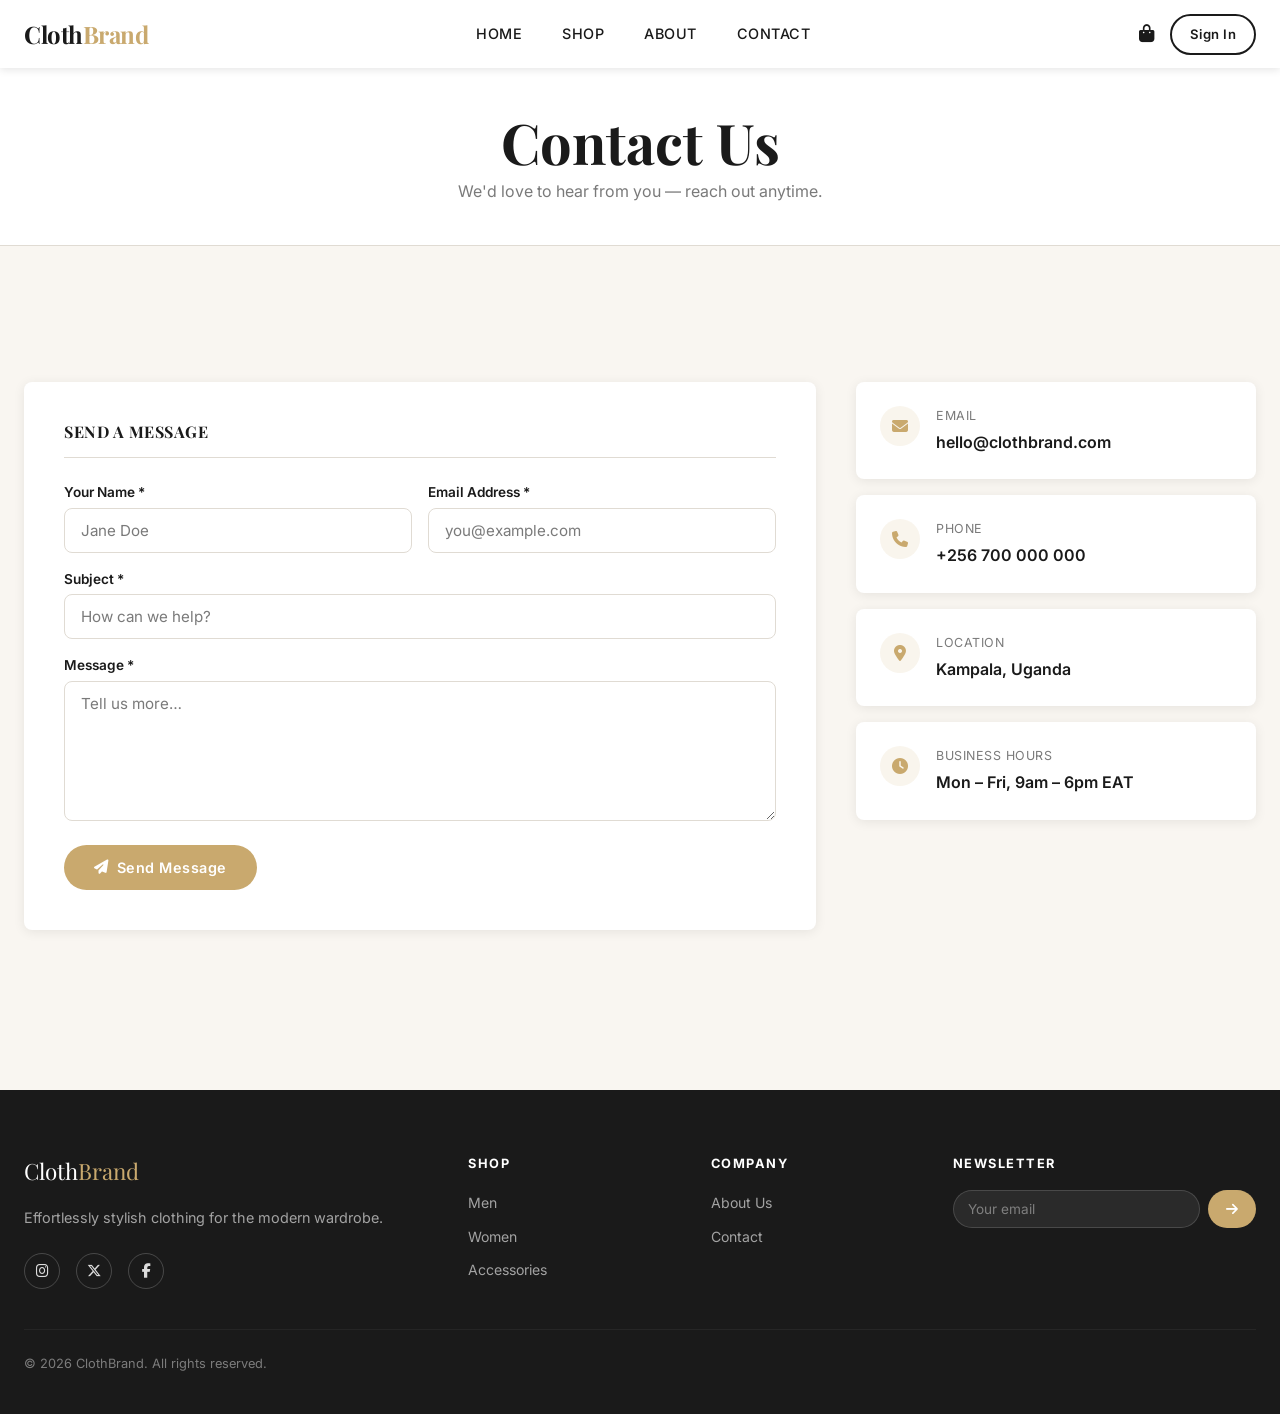
<file: src/pages/contact.html>
<!DOCTYPE html>
<html lang="en">
<head>
  <meta charset="UTF-8">
  <meta name="viewport" content="width=device-width, initial-scale=1.0">
  <meta name="description" content="Contact Clothing Brand — Get in touch with our team.">
  <title>Contact — Clothing Brand</title>
  <link rel="preconnect" href="https://fonts.googleapis.com">
  <link rel="preconnect" href="https://fonts.gstatic.com" crossorigin>
  <link href="https://fonts.googleapis.com/css2?family=Inter:wght@400;500;600;700&family=Playfair+Display:wght@700&display=swap" rel="stylesheet">
  <link rel="stylesheet" href="https://cdnjs.cloudflare.com/ajax/libs/font-awesome/6.5.0/css/all.min.css">
  <link rel="stylesheet" href="../css/base.css">
  <link rel="stylesheet" href="../css/layout.css">
  <link rel="stylesheet" href="../css/components.css">
  <link rel="stylesheet" href="../css/pages.css">
</head>
<body>

  <nav class="navbar" role="navigation" aria-label="Main navigation">
    <div class="container">
      <div class="navbar__inner">
        <a href="index.html" class="navbar__logo">Cloth<span>Brand</span></a>
        <ul class="navbar__links">
          <li><a href="index.html">Home</a></li>
          <li><a href="shop.html">Shop</a></li>
          <li><a href="about.html">About</a></li>
          <li><a href="contact.html">Contact</a></li>
        </ul>
        <div class="navbar__actions">
          <a href="cart.html" class="cart-btn" aria-label="Shopping cart">
            <i class="fa-solid fa-bag-shopping"></i>
            <span class="cart-badge hidden" aria-live="polite">0</span>
          </a>
          <a href="auth.html" class="btn btn--outline btn--sm">Sign In</a>
          <button class="hamburger" aria-label="Toggle navigation menu" aria-expanded="false">
            <span></span><span></span><span></span>
          </button>
        </div>
      </div>
    </div>
  </nav>

  <div class="mobile-nav" role="navigation" aria-label="Mobile navigation">
    <a href="index.html">Home</a>
    <a href="shop.html">Shop</a>
    <a href="about.html">About</a>
    <a href="contact.html">Contact</a>
    <a href="cart.html"><i class="fa-solid fa-bag-shopping"></i> Cart</a>
    <a href="auth.html">Sign In</a>
  </div>

  <main>
    <div class="page-header">
      <div class="container">
        <h1>Contact Us</h1>
        <p>We'd love to hear from you — reach out anytime.</p>
      </div>
    </div>

    <section class="section">
      <div class="container">
        <div class="contact-layout">
          <!-- Contact form -->
          <div>
            <div class="checkout-section">
              <h3>Send a Message</h3>

              <!-- Success alert (hidden by default) -->
              <div class="alert alert--success" id="contact-success" role="alert" style="display:none">
                <i class="fa-solid fa-circle-check"></i>
                Thank you! Your message has been received. We'll get back to you within 24 hours.
              </div>

              <form id="contact-form" novalidate>
                <div class="form-grid">
                  <div class="form-group">
                    <label for="contact-name">Your Name *</label>
                    <input type="text" id="contact-name" class="form-control" required placeholder="Jane Doe">
                    <p class="form-error" id="contact-name-err">Please enter your name.</p>
                  </div>
                  <div class="form-group">
                    <label for="contact-email">Email Address *</label>
                    <input type="email" id="contact-email" class="form-control" required placeholder="you@example.com">
                    <p class="form-error" id="contact-email-err">Please enter a valid email.</p>
                  </div>
                </div>
                <div class="form-group">
                  <label for="contact-subject">Subject *</label>
                  <input type="text" id="contact-subject" class="form-control" required placeholder="How can we help?">
                  <p class="form-error" id="contact-subject-err">Please enter a subject.</p>
                </div>
                <div class="form-group">
                  <label for="contact-message">Message *</label>
                  <textarea id="contact-message" class="form-control" rows="6" required
                            placeholder="Tell us more…"></textarea>
                  <p class="form-error" id="contact-message-err">Please enter your message.</p>
                </div>
                <button type="submit" class="btn btn--accent">
                  <i class="fa-solid fa-paper-plane"></i> Send Message
                </button>
              </form>
            </div>
          </div>

          <!-- Contact info cards -->
          <aside>
            <div class="info-card">
              <div class="info-card__icon"><i class="fa-solid fa-envelope"></i></div>
              <div>
                <p class="info-card__label">Email</p>
                <p class="info-card__value">hello@clothbrand.com</p>
              </div>
            </div>
            <div class="info-card">
              <div class="info-card__icon"><i class="fa-solid fa-phone"></i></div>
              <div>
                <p class="info-card__label">Phone</p>
                <p class="info-card__value">+256 700 000 000</p>
              </div>
            </div>
            <div class="info-card">
              <div class="info-card__icon"><i class="fa-solid fa-location-dot"></i></div>
              <div>
                <p class="info-card__label">Location</p>
                <p class="info-card__value">Kampala, Uganda</p>
              </div>
            </div>
            <div class="info-card">
              <div class="info-card__icon"><i class="fa-solid fa-clock"></i></div>
              <div>
                <p class="info-card__label">Business Hours</p>
                <p class="info-card__value">Mon – Fri, 9am – 6pm EAT</p>
              </div>
            </div>
          </aside>
        </div>
      </div>
    </section>
  </main>

  <footer class="footer" role="contentinfo">
    <div class="container">
      <div class="footer__grid">
        <div>
          <p class="footer__brand-name">Cloth<span>Brand</span></p>
          <p class="footer__tagline">Effortlessly stylish clothing for the modern wardrobe.</p>
          <div class="footer__socials">
            <a href="#" aria-label="Instagram"><i class="fa-brands fa-instagram"></i></a>
            <a href="#" aria-label="Twitter / X"><i class="fa-brands fa-x-twitter"></i></a>
            <a href="#" aria-label="Facebook"><i class="fa-brands fa-facebook-f"></i></a>
          </div>
        </div>
        <div>
          <p class="footer__heading">Shop</p>
          <ul class="footer__links">
            <li><a href="shop.html?category=men">Men</a></li>
            <li><a href="shop.html?category=women">Women</a></li>
            <li><a href="shop.html?category=accessories">Accessories</a></li>
          </ul>
        </div>
        <div>
          <p class="footer__heading">Company</p>
          <ul class="footer__links">
            <li><a href="about.html">About Us</a></li>
            <li><a href="contact.html">Contact</a></li>
          </ul>
        </div>
        <div>
          <p class="footer__heading">Newsletter</p>
          <form class="newsletter-form" onsubmit="return false">
            <input type="email" class="newsletter-input" placeholder="Your email" aria-label="Email address">
            <button type="submit" class="newsletter-btn" aria-label="Subscribe"><i class="fa-solid fa-arrow-right"></i></button>
          </form>
        </div>
      </div>
      <div class="footer__bottom">
        <span>&copy; 2026 ClothBrand. All rights reserved.</span>
      </div>
    </div>
  </footer>

  <script type="module">
    import { updateCartBadge } from "../js/cart.js";

    document.addEventListener("DOMContentLoaded", () => {
      updateCartBadge();

      // Mobile menu
      const hamburger = document.querySelector(".hamburger");
      const mobileNav = document.querySelector(".mobile-nav");
      if (hamburger && mobileNav) {
        hamburger.addEventListener("click", () => {
          hamburger.classList.toggle("open");
          mobileNav.classList.toggle("open");
        });
      }

      // Contact form
      const form    = document.getElementById("contact-form");
      const success = document.getElementById("contact-success");

      form.addEventListener("submit", e => {
        e.preventDefault();
        let valid = true;
        const fields = ["contact-name", "contact-email", "contact-subject", "contact-message"];

        fields.forEach(id => {
          const field = document.getElementById(id);
          const err   = document.getElementById(`${id}-err`);
          if (!field.value.trim()) {
            field.classList.add("error");
            if (err) err.classList.add("visible");
            valid = false;
          } else {
            field.classList.remove("error");
            if (err) err.classList.remove("visible");
          }
        });

        if (!valid) return;

        form.style.display = "none";
        success.style.display = "flex";
        success.style.alignItems = "center";
        success.style.gap = "0.5rem";
      });
    });
  </script>
</body>
</html>
</file>
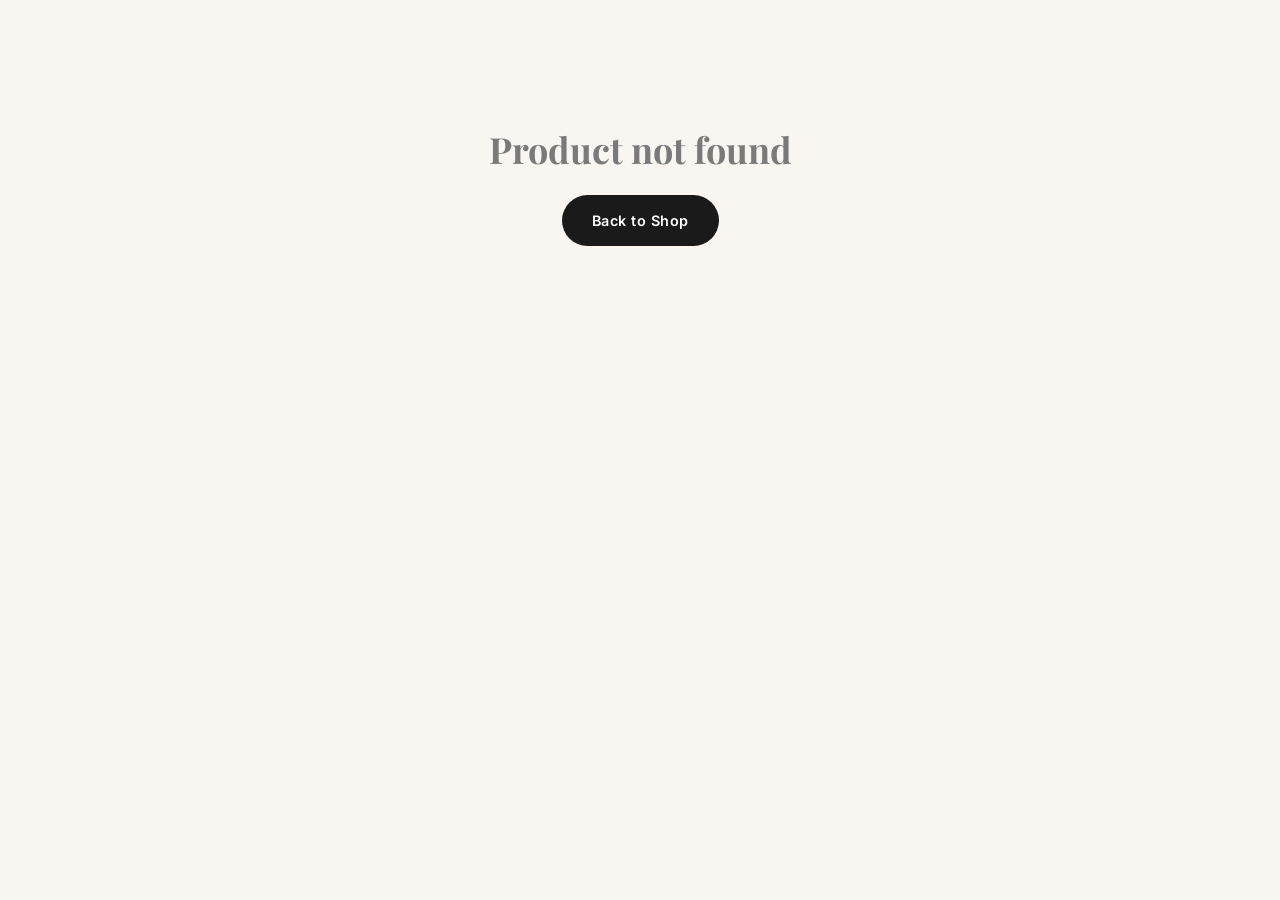
<file: src/pages/product.html>
<!DOCTYPE html>
<html lang="en">
<head>
  <meta charset="UTF-8">
  <meta name="viewport" content="width=device-width, initial-scale=1.0">
  <meta name="description" content="Product detail — Clothing Brand">
  <title>Product — Clothing Brand</title>
  <link rel="preconnect" href="https://fonts.googleapis.com">
  <link rel="preconnect" href="https://fonts.gstatic.com" crossorigin>
  <link href="https://fonts.googleapis.com/css2?family=Inter:wght@400;500;600;700&family=Playfair+Display:wght@700&display=swap" rel="stylesheet">
  <link rel="stylesheet" href="https://cdnjs.cloudflare.com/ajax/libs/font-awesome/6.5.0/css/all.min.css">
  <link rel="stylesheet" href="../css/base.css">
  <link rel="stylesheet" href="../css/layout.css">
  <link rel="stylesheet" href="../css/components.css">
  <link rel="stylesheet" href="../css/pages.css">
</head>
<body>

  <nav class="navbar" role="navigation" aria-label="Main navigation">
    <div class="container">
      <div class="navbar__inner">
        <a href="index.html" class="navbar__logo">Cloth<span>Brand</span></a>
        <ul class="navbar__links">
          <li><a href="index.html">Home</a></li>
          <li><a href="shop.html">Shop</a></li>
          <li><a href="about.html">About</a></li>
          <li><a href="contact.html">Contact</a></li>
        </ul>
        <div class="navbar__actions">
          <a href="cart.html" class="cart-btn" aria-label="Shopping cart">
            <i class="fa-solid fa-bag-shopping"></i>
            <span class="cart-badge hidden" aria-live="polite">0</span>
          </a>
          <a href="auth.html" class="btn btn--outline btn--sm">Sign In</a>
          <button class="hamburger" aria-label="Toggle navigation menu" aria-expanded="false">
            <span></span><span></span><span></span>
          </button>
        </div>
      </div>
    </div>
  </nav>

  <div class="mobile-nav" role="navigation" aria-label="Mobile navigation">
    <a href="index.html">Home</a>
    <a href="shop.html">Shop</a>
    <a href="about.html">About</a>
    <a href="contact.html">Contact</a>
    <a href="cart.html"><i class="fa-solid fa-bag-shopping"></i> Cart</a>
    <a href="auth.html">Sign In</a>
  </div>

  <main>
    <div class="container">
      <!-- Breadcrumb -->
      <nav class="breadcrumb" aria-label="Breadcrumb">
        <a href="index.html">Home</a>
        <i class="fa-solid fa-chevron-right" style="font-size:0.65rem"></i>
        <a href="shop.html">Shop</a>
        <i class="fa-solid fa-chevron-right" style="font-size:0.65rem"></i>
        <span id="breadcrumb-name" aria-current="page">Product</span>
      </nav>

      <!-- Product detail -->
      <div class="product-detail">
        <!-- Gallery -->
        <div class="product-detail__gallery">
          <img id="product-img" src="" alt="" style="background:#f0ece6">
        </div>

        <!-- Info panel -->
        <div class="product-detail__info">
          <p class="product-detail__category" id="product-category"></p>
          <h1 class="product-detail__name" id="product-name"></h1>
          <p class="product-detail__price" id="product-price"></p>

          <!-- Sizes -->
          <p class="size-label">Select Size</p>
          <div class="size-options" id="size-options" role="group" aria-label="Available sizes"></div>

          <!-- Colors -->
          <p class="color-label">
            Color: <span id="selected-color-name" style="font-weight:400;color:var(--color-muted)"></span>
          </p>
          <div class="color-options" id="color-options" role="group" aria-label="Available colors"></div>

          <!-- Quantity -->
          <p class="size-label">Quantity</p>
          <div class="qty-stepper" role="group" aria-label="Quantity selector">
            <button id="qty-minus" aria-label="Decrease quantity">−</button>
            <input id="qty-input" type="number" value="1" min="1" aria-label="Product quantity">
            <button id="qty-plus" aria-label="Increase quantity">+</button>
          </div>

          <!-- CTA buttons -->
          <div class="detail-actions">
            <button id="add-to-cart-btn" class="btn btn--outline btn--primary" aria-label="Add to cart">
              <i class="fa-solid fa-bag-shopping"></i> Add to Cart
            </button>
            <button id="buy-now-btn" class="btn btn--accent" aria-label="Buy now">
              Buy Now
            </button>
          </div>

          <!-- Description / Reviews tabs -->
          <div style="margin-top:2.5rem">
            <div class="tabs" role="tablist">
              <button class="tab-btn active" data-tab="tab-desc" role="tab" aria-selected="true">Description</button>
              <button class="tab-btn" data-tab="tab-details" role="tab" aria-selected="false">Details</button>
              <button class="tab-btn" data-tab="tab-reviews" role="tab" aria-selected="false">Reviews</button>
            </div>
            <div id="tab-desc" class="tab-panel active" role="tabpanel">
              <p id="product-desc" style="color:var(--color-muted);line-height:1.8"></p>
            </div>
            <div id="tab-details" class="tab-panel" role="tabpanel">
              <div class="detail-extra">
                <p style="margin-bottom:.5rem"><strong>Material:</strong> <span id="product-material" style="color:var(--color-muted)"></span></p>
                <p><strong>Care:</strong> <span id="product-care" style="color:var(--color-muted)"></span></p>
              </div>
            </div>
            <div id="tab-reviews" class="tab-panel" role="tabpanel">
              <p style="color:var(--color-muted)">No reviews yet. Be the first to review this product.</p>
            </div>
          </div>
        </div>
      </div>
    </div>

    <!-- Related products -->
    <section class="section">
      <div class="container">
        <div class="section-heading">
          <h2>You May Also Like</h2>
        </div>
        <div class="product-grid product-grid--4" id="related-grid"></div>
      </div>
    </section>
  </main>

  <footer class="footer" role="contentinfo">
    <div class="container">
      <div class="footer__grid">
        <div>
          <p class="footer__brand-name">Cloth<span>Brand</span></p>
          <p class="footer__tagline">Effortlessly stylish clothing for the modern wardrobe.</p>
          <div class="footer__socials">
            <a href="#" aria-label="Instagram"><i class="fa-brands fa-instagram"></i></a>
            <a href="#" aria-label="Twitter / X"><i class="fa-brands fa-x-twitter"></i></a>
            <a href="#" aria-label="Facebook"><i class="fa-brands fa-facebook-f"></i></a>
          </div>
        </div>
        <div>
          <p class="footer__heading">Shop</p>
          <ul class="footer__links">
            <li><a href="shop.html?category=men">Men</a></li>
            <li><a href="shop.html?category=women">Women</a></li>
            <li><a href="shop.html?category=accessories">Accessories</a></li>
          </ul>
        </div>
        <div>
          <p class="footer__heading">Company</p>
          <ul class="footer__links">
            <li><a href="about.html">About Us</a></li>
            <li><a href="contact.html">Contact</a></li>
          </ul>
        </div>
        <div>
          <p class="footer__heading">Newsletter</p>
          <form class="newsletter-form" onsubmit="return false">
            <input type="email" class="newsletter-input" placeholder="Your email" aria-label="Email address">
            <button type="submit" class="newsletter-btn" aria-label="Subscribe"><i class="fa-solid fa-arrow-right"></i></button>
          </form>
        </div>
      </div>
      <div class="footer__bottom">
        <span>&copy; 2026 ClothBrand. All rights reserved.</span>
      </div>
    </div>
  </footer>

  <script type="module" src="../js/product.js"></script>
  <script type="module" src="../js/main.js"></script>
</body>
</html>
</file>
<file: src/css/base.css>
/* ============================================================
   BASE.CSS — Reset, Custom Properties, Typography
   ============================================================ */

/* --- CSS Reset --- */
*, *::before, *::after {
  box-sizing: border-box;
  margin: 0;
  padding: 0;
}

html {
  scroll-behavior: smooth;
  font-size: 16px;
}

body {
  font-family: var(--font-body);
  background-color: var(--color-bg);
  color: var(--color-primary);
  line-height: 1.6;
  -webkit-font-smoothing: antialiased;
}

img {
  max-width: 100%;
  height: auto;
  display: block;
}

a {
  color: inherit;
  text-decoration: none;
}

ul, ol {
  list-style: none;
}

button, input, select, textarea {
  font-family: inherit;
  font-size: inherit;
}

button {
  cursor: pointer;
  border: none;
  background: none;
}

/* --- Design Tokens --- */
:root {
  /* Colors */
  --color-primary:  #1a1a1a;
  --color-accent:   #c9a96e;
  --color-accent-dark: #b08d52;
  --color-bg:       #f9f6f1;
  --color-surface:  #ffffff;
  --color-muted:    #7a7a7a;
  --color-border:   #e0dbd3;
  --color-error:    #d94f4f;
  --color-success:  #3a9e6f;

  /* Typography */
  --font-heading: 'Playfair Display', Georgia, serif;
  --font-body:    'Inter', -apple-system, BlinkMacSystemFont, sans-serif;

  /* Sizing */
  --radius-sm:   4px;
  --radius-card: 8px;
  --radius-pill: 50px;

  /* Shadows */
  --shadow-card: 0 2px 12px rgba(0, 0, 0, 0.08);
  --shadow-nav:  0 2px 8px rgba(0, 0, 0, 0.10);

  /* Transitions */
  --transition: 0.2s ease;

  /* Spacing scale */
  --space-xs:  4px;
  --space-sm:  8px;
  --space-md:  16px;
  --space-lg:  24px;
  --space-xl:  40px;
  --space-2xl: 64px;
  --space-3xl: 96px;
}

/* --- Typography Scale --- */
h1, h2, h3, h4, h5, h6 {
  font-family: var(--font-heading);
  line-height: 1.2;
  font-weight: 700;
}

h1 { font-size: clamp(2rem, 5vw, 3.5rem); }
h2 { font-size: clamp(1.5rem, 3vw, 2.25rem); }
h3 { font-size: clamp(1.2rem, 2vw, 1.5rem); }
h4 { font-size: 1.125rem; }

p {
  margin-bottom: var(--space-md);
}

p:last-child {
  margin-bottom: 0;
}

/* --- Focus styles (accessibility) --- */
:focus-visible {
  outline: 2px solid var(--color-accent);
  outline-offset: 3px;
}

/* --- Screen reader only utility --- */
.sr-only {
  position: absolute;
  width: 1px;
  height: 1px;
  overflow: hidden;
  clip: rect(0 0 0 0);
  white-space: nowrap;
}
</file>
<file: src/css/layout.css>
/* ============================================================
   LAYOUT.CSS — Container, Grid, Flexbox Utilities
   ============================================================ */

/* --- Container --- */
.container {
  width: 100%;
  max-width: 1280px;
  margin-inline: auto;
  padding-inline: var(--space-lg);
}

.container--narrow {
  max-width: 800px;
  margin-inline: auto;
  padding-inline: var(--space-lg);
}

/* --- Section spacing --- */
.section {
  padding-block: var(--space-3xl);
}

.section--sm {
  padding-block: var(--space-xl);
}

/* --- Page header --- */
.page-header {
  background-color: var(--color-surface);
  padding-block: var(--space-xl);
  border-bottom: 1px solid var(--color-border);
  text-align: center;
}

.page-header h1 {
  margin-bottom: var(--space-xs);
}

.page-header p {
  color: var(--color-muted);
  margin-bottom: 0;
}

/* --- Product grids --- */
.product-grid {
  display: grid;
  grid-template-columns: repeat(3, 1fr);
  gap: var(--space-lg);
}

.product-grid--4 {
  grid-template-columns: repeat(4, 1fr);
}

/* --- Two column layout --- */
.two-col {
  display: grid;
  grid-template-columns: 1fr 1fr;
  gap: var(--space-xl);
  align-items: start;
}

.two-col--sidebar {
  grid-template-columns: 260px 1fr;
  gap: var(--space-xl);
}

/* --- Flex utilities --- */
.flex        { display: flex; }
.flex-center { display: flex; align-items: center; justify-content: center; }
.flex-between{ display: flex; align-items: center; justify-content: space-between; }
.flex-col    { display: flex; flex-direction: column; }
.flex-wrap   { flex-wrap: wrap; }
.gap-sm      { gap: var(--space-sm); }
.gap-md      { gap: var(--space-md); }
.gap-lg      { gap: var(--space-lg); }

/* --- Text alignment --- */
.text-center { text-align: center; }
.text-right  { text-align: right; }

/* --- Spacing helpers --- */
.mt-sm  { margin-top: var(--space-sm); }
.mt-md  { margin-top: var(--space-md); }
.mt-lg  { margin-top: var(--space-lg); }
.mt-xl  { margin-top: var(--space-xl); }
.mb-md  { margin-bottom: var(--space-md); }
.mb-lg  { margin-bottom: var(--space-lg); }

/* --- Responsive Breakpoints --- */
@media (max-width: 1024px) {
  .product-grid        { grid-template-columns: repeat(2, 1fr); }
  .product-grid--4     { grid-template-columns: repeat(2, 1fr); }
  .two-col--sidebar    { grid-template-columns: 1fr; }
}

@media (max-width: 640px) {
  .container           { padding-inline: var(--space-md); }
  .product-grid        { grid-template-columns: 1fr; }
  .product-grid--4     { grid-template-columns: repeat(2, 1fr); }
  .two-col             { grid-template-columns: 1fr; }
  .section             { padding-block: var(--space-xl); }
}
</file>
<file: src/css/components.css>
/* ============================================================
   COMPONENTS.CSS — Navbar, Buttons, Cards, Forms, Footer
   ============================================================ */

/* ── NAVBAR ─────────────────────────────────────────────── */
.navbar {
  position: sticky;
  top: 0;
  z-index: 100;
  background-color: var(--color-surface);
  box-shadow: var(--shadow-nav);
  height: 68px;
  display: flex;
  align-items: center;
}

.navbar__inner {
  display: flex;
  align-items: center;
  justify-content: space-between;
  width: 100%;
}

.navbar__logo {
  font-family: var(--font-heading);
  font-size: 1.5rem;
  font-weight: 700;
  color: var(--color-primary);
  letter-spacing: -0.5px;
}

.navbar__logo span {
  color: var(--color-accent);
}

.navbar__links {
  display: flex;
  align-items: center;
  gap: var(--space-xl);
}

.navbar__links a {
  font-size: 0.9rem;
  font-weight: 500;
  letter-spacing: 0.5px;
  text-transform: uppercase;
  color: var(--color-primary);
  transition: color var(--transition);
}

.navbar__links a:hover,
.navbar__links a.active {
  color: var(--color-accent);
}

.navbar__actions {
  display: flex;
  align-items: center;
  gap: var(--space-md);
}

.cart-btn {
  position: relative;
  display: flex;
  align-items: center;
  gap: var(--space-xs);
  font-size: 1.1rem;
  color: var(--color-primary);
  transition: color var(--transition);
}

.cart-btn:hover { color: var(--color-accent); }

.cart-badge {
  position: absolute;
  top: -8px;
  right: -8px;
  background-color: var(--color-accent);
  color: #fff;
  font-size: 0.65rem;
  font-family: var(--font-body);
  font-weight: 700;
  width: 18px;
  height: 18px;
  border-radius: 50%;
  display: flex;
  align-items: center;
  justify-content: center;
  line-height: 1;
}

.cart-badge.hidden { display: none; }

/* Hamburger */
.hamburger {
  display: none;
  flex-direction: column;
  gap: 5px;
  cursor: pointer;
  padding: var(--space-xs);
  background: none;
  border: none;
}

.hamburger span {
  display: block;
  width: 24px;
  height: 2px;
  background-color: var(--color-primary);
  border-radius: 2px;
  transition: transform var(--transition), opacity var(--transition);
}

.hamburger.open span:nth-child(1) { transform: translateY(7px) rotate(45deg); }
.hamburger.open span:nth-child(2) { opacity: 0; }
.hamburger.open span:nth-child(3) { transform: translateY(-7px) rotate(-45deg); }

/* Mobile nav */
.mobile-nav {
  display: none;
  position: fixed;
  top: 68px;
  left: 0;
  right: 0;
  background-color: var(--color-surface);
  box-shadow: var(--shadow-nav);
  padding: var(--space-lg);
  z-index: 99;
  flex-direction: column;
  gap: var(--space-md);
}

.mobile-nav.open { display: flex; }

.mobile-nav a {
  font-size: 1rem;
  font-weight: 500;
  text-transform: uppercase;
  letter-spacing: 0.5px;
  padding-block: var(--space-sm);
  border-bottom: 1px solid var(--color-border);
}

@media (max-width: 768px) {
  .navbar__links  { display: none; }
  .hamburger      { display: flex; }
}

/* ── BUTTONS ─────────────────────────────────────────────── */
.btn {
  display: inline-flex;
  align-items: center;
  justify-content: center;
  gap: var(--space-sm);
  padding: 12px 28px;
  border-radius: var(--radius-pill);
  font-weight: 600;
  font-size: 0.9rem;
  letter-spacing: 0.5px;
  transition: background-color var(--transition), color var(--transition), transform var(--transition);
  cursor: pointer;
  border: 2px solid transparent;
}

.btn:active { transform: scale(0.97); }

.btn--primary {
  background-color: var(--color-primary);
  color: #fff;
}
.btn--primary:hover { background-color: #333; }

.btn--accent {
  background-color: var(--color-accent);
  color: #fff;
}
.btn--accent:hover { background-color: var(--color-accent-dark); }

.btn--outline {
  background-color: transparent;
  border-color: var(--color-primary);
  color: var(--color-primary);
}
.btn--outline:hover {
  background-color: var(--color-primary);
  color: #fff;
}

.btn--outline-accent {
  background-color: transparent;
  border-color: var(--color-accent);
  color: var(--color-accent);
}
.btn--outline-accent:hover {
  background-color: var(--color-accent);
  color: #fff;
}

.btn--sm   { padding: 8px 18px; font-size: 0.82rem; }
.btn--full { width: 100%; }

.btn:disabled {
  opacity: 0.45;
  cursor: not-allowed;
  transform: none;
}

/* ── PRODUCT CARD ────────────────────────────────────────── */
.product-card {
  background-color: var(--color-surface);
  border-radius: var(--radius-card);
  box-shadow: var(--shadow-card);
  overflow: hidden;
  transition: transform var(--transition), box-shadow var(--transition);
  cursor: pointer;
}

.product-card:hover {
  transform: translateY(-4px);
  box-shadow: 0 8px 24px rgba(0, 0, 0, 0.12);
}

.product-card__img-wrap {
  position: relative;
  overflow: hidden;
  aspect-ratio: 3 / 4;
  background-color: #f0ece6;
}

.product-card__img-wrap img {
  width: 100%;
  height: 100%;
  object-fit: cover;
  transition: transform 0.4s ease;
}

.product-card:hover .product-card__img-wrap img {
  transform: scale(1.05);
}

.product-card__badge {
  position: absolute;
  top: var(--space-sm);
  left: var(--space-sm);
  background-color: var(--color-accent);
  color: #fff;
  font-size: 0.7rem;
  font-weight: 700;
  text-transform: uppercase;
  letter-spacing: 0.5px;
  padding: 3px 8px;
  border-radius: var(--radius-sm);
}

.product-card__body {
  padding: var(--space-md);
}

.product-card__category {
  font-size: 0.75rem;
  text-transform: uppercase;
  letter-spacing: 1px;
  color: var(--color-muted);
  margin-bottom: var(--space-xs);
}

.product-card__name {
  font-family: var(--font-heading);
  font-size: 1.05rem;
  font-weight: 600;
  margin-bottom: var(--space-xs);
}

.product-card__price {
  font-weight: 700;
  font-size: 1rem;
  color: var(--color-primary);
  margin-bottom: var(--space-md);
}

/* ── FORMS ───────────────────────────────────────────────── */
.form-group {
  margin-bottom: var(--space-md);
}

.form-group label {
  display: block;
  font-size: 0.85rem;
  font-weight: 600;
  margin-bottom: var(--space-xs);
  color: var(--color-primary);
}

.form-control {
  width: 100%;
  padding: 12px 16px;
  border: 1px solid var(--color-border);
  border-radius: var(--radius-card);
  background-color: var(--color-surface);
  color: var(--color-primary);
  font-size: 0.95rem;
  transition: border-color var(--transition), box-shadow var(--transition);
}

.form-control:focus {
  outline: none;
  border-color: var(--color-accent);
  box-shadow: 0 0 0 3px rgba(201, 169, 110, 0.18);
}

.form-control::placeholder { color: var(--color-muted); }

.form-control.error { border-color: var(--color-error); }

.form-error {
  font-size: 0.8rem;
  color: var(--color-error);
  margin-top: var(--space-xs);
  display: none;
}

.form-error.visible { display: block; }

.form-grid {
  display: grid;
  grid-template-columns: 1fr 1fr;
  gap: var(--space-md);
}

@media (max-width: 640px) {
  .form-grid { grid-template-columns: 1fr; }
}

/* ── BREADCRUMB ──────────────────────────────────────────── */
.breadcrumb {
  display: flex;
  align-items: center;
  gap: var(--space-sm);
  font-size: 0.85rem;
  color: var(--color-muted);
  padding-block: var(--space-md);
}

.breadcrumb a { transition: color var(--transition); }
.breadcrumb a:hover { color: var(--color-accent); }

/* ── FOOTER ──────────────────────────────────────────────── */
.footer {
  background-color: var(--color-primary);
  color: rgba(255, 255, 255, 0.85);
  padding-block: var(--space-2xl) var(--space-xl);
}

.footer__grid {
  display: grid;
  grid-template-columns: 2fr 1fr 1fr 1.5fr;
  gap: var(--space-xl);
  margin-bottom: var(--space-xl);
}

.footer__brand-name {
  font-family: var(--font-heading);
  font-size: 1.4rem;
  color: #fff;
  margin-bottom: var(--space-md);
}

.footer__brand-name span { color: var(--color-accent); }

.footer__tagline {
  font-size: 0.9rem;
  opacity: 0.7;
  margin-bottom: var(--space-lg);
}

.footer__socials {
  display: flex;
  gap: var(--space-md);
}

.footer__socials a {
  width: 36px;
  height: 36px;
  border: 1px solid rgba(255,255,255,0.2);
  border-radius: 50%;
  display: flex;
  align-items: center;
  justify-content: center;
  font-size: 0.9rem;
  transition: background-color var(--transition), border-color var(--transition);
}

.footer__socials a:hover {
  background-color: var(--color-accent);
  border-color: var(--color-accent);
  color: #fff;
}

.footer__heading {
  font-family: var(--font-body);
  font-size: 0.8rem;
  font-weight: 700;
  text-transform: uppercase;
  letter-spacing: 1.5px;
  color: #fff;
  margin-bottom: var(--space-md);
}

.footer__links {
  display: flex;
  flex-direction: column;
  gap: var(--space-sm);
}

.footer__links a {
  font-size: 0.88rem;
  opacity: 0.7;
  transition: opacity var(--transition), color var(--transition);
}

.footer__links a:hover { opacity: 1; color: var(--color-accent); }

/* Newsletter */
.newsletter-form {
  display: flex;
  gap: var(--space-sm);
}

.newsletter-input {
  flex: 1;
  padding: 10px 14px;
  border: 1px solid rgba(255,255,255,0.15);
  border-radius: var(--radius-pill);
  background-color: rgba(255,255,255,0.07);
  color: #fff;
  font-size: 0.85rem;
}

.newsletter-input::placeholder { color: rgba(255,255,255,0.4); }
.newsletter-input:focus { outline: none; border-color: var(--color-accent); }

.newsletter-btn {
  padding: 10px 18px;
  background-color: var(--color-accent);
  color: #fff;
  border-radius: var(--radius-pill);
  font-size: 0.85rem;
  font-weight: 600;
  transition: background-color var(--transition);
}

.newsletter-btn:hover { background-color: var(--color-accent-dark); }

/* Footer bottom bar */
.footer__bottom {
  border-top: 1px solid rgba(255,255,255,0.1);
  padding-top: var(--space-lg);
  display: flex;
  align-items: center;
  justify-content: space-between;
  font-size: 0.8rem;
  opacity: 0.5;
}

@media (max-width: 1024px) {
  .footer__grid { grid-template-columns: 1fr 1fr; }
}

@media (max-width: 640px) {
  .footer__grid { grid-template-columns: 1fr; }
  .footer__bottom { flex-direction: column; gap: var(--space-sm); text-align: center; }
}

/* ── QUANTITY STEPPER ────────────────────────────────────── */
.qty-stepper {
  display: inline-flex;
  align-items: center;
  border: 1px solid var(--color-border);
  border-radius: var(--radius-pill);
  overflow: hidden;
}

.qty-stepper button {
  width: 36px;
  height: 36px;
  font-size: 1.1rem;
  display: flex;
  align-items: center;
  justify-content: center;
  transition: background-color var(--transition);
}

.qty-stepper button:hover { background-color: var(--color-bg); }

.qty-stepper input {
  width: 44px;
  height: 36px;
  text-align: center;
  border: none;
  border-left: 1px solid var(--color-border);
  border-right: 1px solid var(--color-border);
  font-size: 0.95rem;
  font-weight: 600;
  -moz-appearance: textfield;
}

.qty-stepper input::-webkit-outer-spin-button,
.qty-stepper input::-webkit-inner-spin-button { -webkit-appearance: none; }

/* ── TABS ────────────────────────────────────────────────── */
.tabs {
  display: flex;
  border-bottom: 2px solid var(--color-border);
  gap: var(--space-lg);
  margin-bottom: var(--space-xl);
}

.tab-btn {
  padding-bottom: var(--space-md);
  font-weight: 600;
  font-size: 0.9rem;
  text-transform: uppercase;
  letter-spacing: 0.5px;
  color: var(--color-muted);
  border-bottom: 2px solid transparent;
  margin-bottom: -2px;
  transition: color var(--transition), border-color var(--transition);
}

.tab-btn.active {
  color: var(--color-primary);
  border-bottom-color: var(--color-accent);
}

.tab-panel { display: none; }
.tab-panel.active { display: block; }

/* ── ALERT / NOTIFICATION ────────────────────────────────── */
.alert {
  padding: var(--space-md) var(--space-lg);
  border-radius: var(--radius-card);
  font-size: 0.9rem;
  font-weight: 500;
  margin-bottom: var(--space-md);
}

.alert--success {
  background-color: rgba(58, 158, 111, 0.1);
  color: var(--color-success);
  border: 1px solid rgba(58, 158, 111, 0.25);
}

.alert--error {
  background-color: rgba(217, 79, 79, 0.1);
  color: var(--color-error);
  border: 1px solid rgba(217, 79, 79, 0.25);
}

/* ── EMPTY STATE ─────────────────────────────────────────── */
.empty-state {
  text-align: center;
  padding: var(--space-3xl) var(--space-lg);
  color: var(--color-muted);
}

.empty-state i { font-size: 3rem; margin-bottom: var(--space-lg); color: var(--color-border); }
.empty-state h3 { margin-bottom: var(--space-sm); color: var(--color-primary); }
</file>
<file: src/css/pages.css>
/* ============================================================
   PAGES.CSS — Page-specific styles
   ============================================================ */

/* ── HOMEPAGE ────────────────────────────────────────────── */
.hero {
  position: relative;
  min-height: 90vh;
  display: flex;
  align-items: center;
  overflow: hidden;
  background-color: var(--color-primary);
}

.hero__bg {
  position: absolute;
  inset: 0;
  background-image: url('../../public/images/cbs1.jpeg');
  background-size: cover;
  background-position: center;
  opacity: 0.55;
}

.hero__content {
  position: relative;
  z-index: 1;
  color: #fff;
  max-width: 600px;
}

.hero__label {
  font-size: 0.8rem;
  font-weight: 700;
  text-transform: uppercase;
  letter-spacing: 3px;
  color: var(--color-accent);
  margin-bottom: var(--space-md);
}

.hero__title {
  color: #fff;
  margin-bottom: var(--space-lg);
}

.hero__subtitle {
  font-size: 1.1rem;
  opacity: 0.85;
  margin-bottom: var(--space-xl);
}

/* Category strip */
.category-strip {
  background-color: var(--color-surface);
  padding-block: var(--space-xl);
  border-bottom: 1px solid var(--color-border);
}

.category-strip__grid {
  display: grid;
  grid-template-columns: repeat(3, 1fr);
  gap: var(--space-md);
}

.category-card {
  position: relative;
  border-radius: var(--radius-card);
  overflow: hidden;
  aspect-ratio: 4 / 3;
  cursor: pointer;
}

.category-card__img {
  width: 100%;
  height: 100%;
  object-fit: cover;
  transition: transform 0.4s ease;
}

.category-card:hover .category-card__img { transform: scale(1.06); }

.category-card__overlay {
  position: absolute;
  inset: 0;
  background: linear-gradient(to top, rgba(0,0,0,0.65) 0%, transparent 60%);
  display: flex;
  align-items: flex-end;
  padding: var(--space-lg);
}

.category-card__label {
  font-family: var(--font-heading);
  font-size: 1.4rem;
  color: #fff;
  font-weight: 700;
}

/* Promo banner */
.promo-banner {
  position: relative;
  min-height: 400px;
  display: flex;
  align-items: center;
  overflow: hidden;
  background-color: var(--color-primary);
}

.promo-banner__bg {
  position: absolute;
  inset: 0;
  background-image: url('../../public/images/cbs7.jpeg');
  background-size: cover;
  background-position: center top;
  opacity: 0.45;
}

.promo-banner__content {
  position: relative;
  z-index: 1;
  color: #fff;
  text-align: center;
  width: 100%;
}

.promo-banner__content h2 { color: #fff; margin-bottom: var(--space-md); }
.promo-banner__content p  { opacity: 0.85; margin-bottom: var(--space-xl); }

/* Section headings */
.section-heading {
  text-align: center;
  margin-bottom: var(--space-xl);
}

.section-heading h2 { margin-bottom: var(--space-sm); }
.section-heading p  { color: var(--color-muted); }

/* ── SHOP PAGE ───────────────────────────────────────────── */
.filter-bar {
  display: flex;
  align-items: center;
  justify-content: space-between;
  flex-wrap: wrap;
  gap: var(--space-md);
  margin-bottom: var(--space-xl);
  padding-bottom: var(--space-md);
  border-bottom: 1px solid var(--color-border);
}

.filter-pills {
  display: flex;
  flex-wrap: wrap;
  gap: var(--space-sm);
}

.filter-pill {
  padding: 6px 18px;
  border-radius: var(--radius-pill);
  border: 1.5px solid var(--color-border);
  font-size: 0.82rem;
  font-weight: 600;
  text-transform: uppercase;
  letter-spacing: 0.5px;
  cursor: pointer;
  transition: background-color var(--transition), border-color var(--transition), color var(--transition);
  background: none;
}

.filter-pill:hover, .filter-pill.active {
  background-color: var(--color-primary);
  border-color: var(--color-primary);
  color: #fff;
}

.sort-select {
  padding: 8px 14px;
  border: 1.5px solid var(--color-border);
  border-radius: var(--radius-card);
  background-color: var(--color-surface);
  font-size: 0.85rem;
  font-weight: 500;
  cursor: pointer;
}

/* ── PRODUCT DETAIL ──────────────────────────────────────── */
.product-detail {
  display: grid;
  grid-template-columns: 1fr 1fr;
  gap: var(--space-2xl);
  align-items: start;
  padding-block: var(--space-xl);
}

.product-detail__gallery img {
  width: 100%;
  border-radius: var(--radius-card);
  object-fit: cover;
  aspect-ratio: 3 / 4;
}

.product-detail__category {
  font-size: 0.75rem;
  text-transform: uppercase;
  letter-spacing: 1.5px;
  color: var(--color-accent);
  font-weight: 600;
  margin-bottom: var(--space-sm);
}

.product-detail__name {
  font-size: 2rem;
  margin-bottom: var(--space-sm);
}

.product-detail__price {
  font-size: 1.5rem;
  font-weight: 700;
  color: var(--color-primary);
  margin-bottom: var(--space-lg);
}

.size-label, .color-label {
  font-size: 0.82rem;
  font-weight: 700;
  text-transform: uppercase;
  letter-spacing: 0.5px;
  margin-bottom: var(--space-sm);
}

.size-options, .color-options {
  display: flex;
  flex-wrap: wrap;
  gap: var(--space-sm);
  margin-bottom: var(--space-lg);
}

.size-btn {
  min-width: 44px;
  height: 44px;
  border: 1.5px solid var(--color-border);
  border-radius: var(--radius-sm);
  font-weight: 600;
  font-size: 0.85rem;
  transition: background-color var(--transition), border-color var(--transition), color var(--transition);
  background: none;
}

.size-btn:hover, .size-btn.selected {
  background-color: var(--color-primary);
  border-color: var(--color-primary);
  color: #fff;
}

.color-swatch {
  width: 32px;
  height: 32px;
  border-radius: 50%;
  border: 2px solid transparent;
  cursor: pointer;
  transition: border-color var(--transition);
  outline-offset: 3px;
}

.color-swatch.selected { border-color: var(--color-primary); outline: 2px solid var(--color-accent); }

.detail-actions {
  display: flex;
  gap: var(--space-md);
  flex-wrap: wrap;
  margin-top: var(--space-lg);
}

@media (max-width: 768px) {
  .product-detail { grid-template-columns: 1fr; }
}

/* ── CART PAGE ───────────────────────────────────────────── */
.cart-layout {
  display: grid;
  grid-template-columns: 1fr 360px;
  gap: var(--space-xl);
  align-items: start;
  padding-block: var(--space-xl);
}

.cart-table { width: 100%; border-collapse: collapse; }

.cart-table th {
  text-align: left;
  font-size: 0.78rem;
  text-transform: uppercase;
  letter-spacing: 1px;
  color: var(--color-muted);
  font-weight: 600;
  padding-bottom: var(--space-md);
  border-bottom: 1px solid var(--color-border);
}

.cart-table td {
  padding-block: var(--space-lg);
  border-bottom: 1px solid var(--color-border);
  vertical-align: middle;
}

.cart-item__product {
  display: flex;
  align-items: center;
  gap: var(--space-md);
}

.cart-item__img {
  width: 72px;
  height: 88px;
  object-fit: cover;
  border-radius: var(--radius-sm);
  flex-shrink: 0;
}

.cart-item__meta { color: var(--color-muted); font-size: 0.82rem; margin-top: var(--space-xs); }

.remove-btn { color: var(--color-error); font-size: 0.82rem; background: none; border: none; cursor: pointer; }
.remove-btn:hover { text-decoration: underline; }

/* Order summary card */
.order-summary {
  background-color: var(--color-surface);
  border-radius: var(--radius-card);
  box-shadow: var(--shadow-card);
  padding: var(--space-xl);
  position: sticky;
  top: 90px;
}

.order-summary h3 { margin-bottom: var(--space-lg); }

.summary-row {
  display: flex;
  justify-content: space-between;
  font-size: 0.9rem;
  margin-bottom: var(--space-md);
}

.summary-row--total {
  font-size: 1.1rem;
  font-weight: 700;
  padding-top: var(--space-md);
  border-top: 1px solid var(--color-border);
  margin-top: var(--space-md);
}

@media (max-width: 768px) {
  .cart-layout { grid-template-columns: 1fr; }
}

/* ── CHECKOUT PAGE ───────────────────────────────────────── */
.checkout-layout {
  display: grid;
  grid-template-columns: 1fr 380px;
  gap: var(--space-xl);
  align-items: start;
  padding-block: var(--space-xl);
}

.checkout-section {
  background-color: var(--color-surface);
  border-radius: var(--radius-card);
  box-shadow: var(--shadow-card);
  padding: var(--space-xl);
  margin-bottom: var(--space-lg);
}

.checkout-section h3 {
  font-size: 1rem;
  text-transform: uppercase;
  letter-spacing: 0.5px;
  margin-bottom: var(--space-lg);
  padding-bottom: var(--space-md);
  border-bottom: 1px solid var(--color-border);
}

.confirmation-box {
  display: none;
  text-align: center;
  padding: var(--space-2xl);
  background-color: var(--color-surface);
  border-radius: var(--radius-card);
  box-shadow: var(--shadow-card);
}

.confirmation-box.visible { display: block; }

.confirmation-box .icon {
  font-size: 3rem;
  color: var(--color-success);
  margin-bottom: var(--space-lg);
}

@media (max-width: 768px) {
  .checkout-layout { grid-template-columns: 1fr; }
}

/* ── ABOUT PAGE ──────────────────────────────────────────── */
.about-hero {
  position: relative;
  height: 50vh;
  min-height: 340px;
  overflow: hidden;
  background-color: var(--color-primary);
}

.about-hero__img {
  width: 100%;
  height: 100%;
  object-fit: cover;
  opacity: 0.55;
}

.about-hero__text {
  position: absolute;
  inset: 0;
  display: flex;
  align-items: center;
  justify-content: center;
  flex-direction: column;
  text-align: center;
  color: #fff;
  gap: var(--space-md);
}

.about-hero__text h1 { color: #fff; }

.team-grid {
  display: grid;
  grid-template-columns: repeat(3, 1fr);
  gap: var(--space-lg);
}

.team-card {
  background-color: var(--color-surface);
  border-radius: var(--radius-card);
  box-shadow: var(--shadow-card);
  overflow: hidden;
  text-align: center;
  padding-bottom: var(--space-lg);
}

.team-card__avatar {
  width: 100%;
  aspect-ratio: 1;
  object-fit: cover;
  background-color: #f0ece6;
}

.team-card__name { font-size: 1.05rem; font-weight: 700; margin-block: var(--space-md) var(--space-xs); }
.team-card__role { font-size: 0.82rem; color: var(--color-accent); text-transform: uppercase; letter-spacing: 0.5px; }

@media (max-width: 768px) {
  .team-grid { grid-template-columns: 1fr; max-width: 340px; margin-inline: auto; }
}

/* ── CONTACT PAGE ────────────────────────────────────────── */
.contact-layout {
  display: grid;
  grid-template-columns: 1fr 400px;
  gap: var(--space-xl);
  align-items: start;
  padding-block: var(--space-xl);
}

.info-card {
  display: flex;
  align-items: flex-start;
  gap: var(--space-md);
  padding: var(--space-lg);
  background-color: var(--color-surface);
  border-radius: var(--radius-card);
  box-shadow: var(--shadow-card);
  margin-bottom: var(--space-md);
}

.info-card__icon {
  width: 40px;
  height: 40px;
  border-radius: 50%;
  background-color: rgba(201, 169, 110, 0.12);
  color: var(--color-accent);
  display: flex;
  align-items: center;
  justify-content: center;
  font-size: 1rem;
  flex-shrink: 0;
}

.info-card__label { font-size: 0.78rem; text-transform: uppercase; letter-spacing: 0.5px; color: var(--color-muted); margin-bottom: var(--space-xs); }
.info-card__value { font-weight: 600; }

@media (max-width: 768px) {
  .contact-layout { grid-template-columns: 1fr; }
}

/* ── AUTH PAGE ───────────────────────────────────────────── */
.auth-wrapper {
  min-height: calc(100vh - 68px);
  display: flex;
  align-items: center;
  justify-content: center;
  padding: var(--space-xl);
  background-color: var(--color-bg);
}

.auth-card {
  background-color: var(--color-surface);
  border-radius: var(--radius-card);
  box-shadow: var(--shadow-card);
  padding: var(--space-2xl);
  width: 100%;
  max-width: 440px;
}

.auth-card h2 { margin-bottom: var(--space-sm); }
.auth-card .subtitle { color: var(--color-muted); margin-bottom: var(--space-xl); }

.auth-notice {
  font-size: 0.8rem;
  text-align: center;
  color: var(--color-muted);
  background-color: var(--color-bg);
  padding: var(--space-md);
  border-radius: var(--radius-card);
  margin-top: var(--space-lg);
}

.auth-switch {
  text-align: center;
  font-size: 0.88rem;
  margin-top: var(--space-lg);
}

.auth-switch a { color: var(--color-accent); font-weight: 600; }
.auth-switch a:hover { text-decoration: underline; }
</file>
